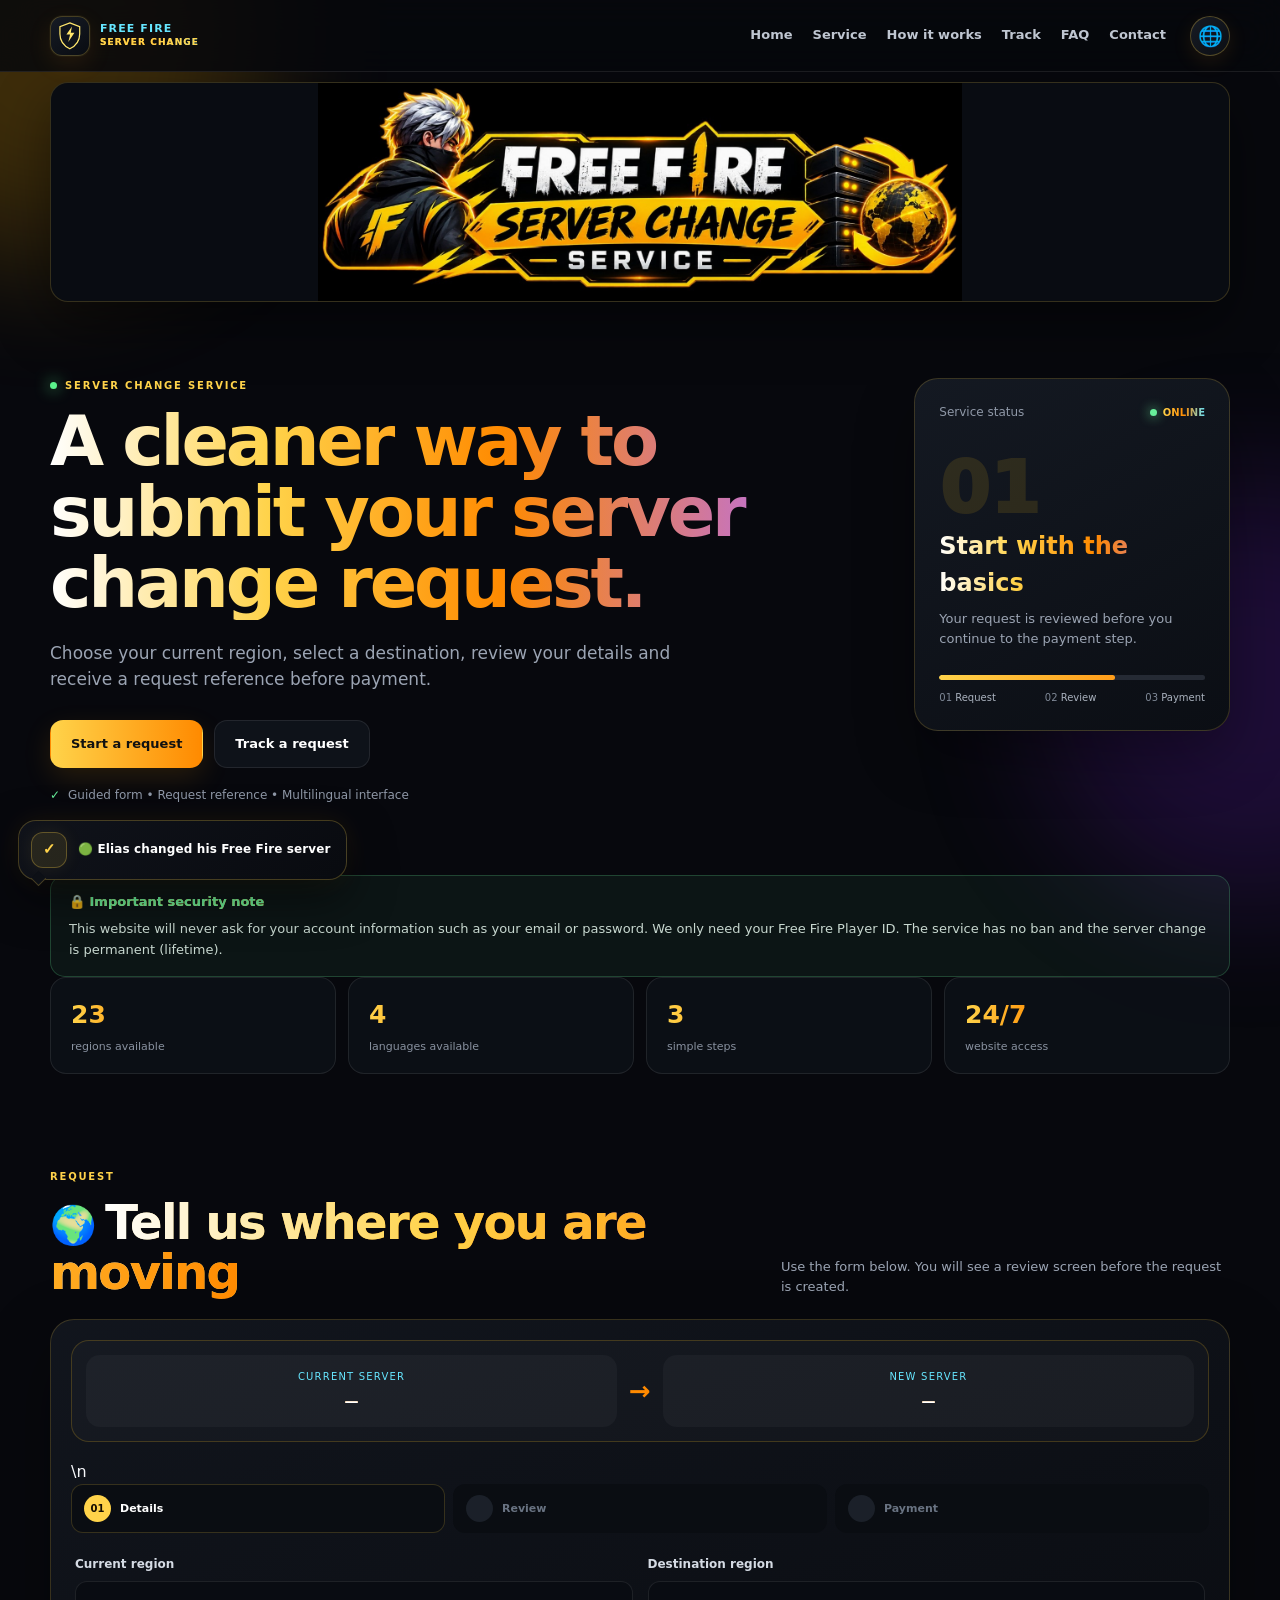
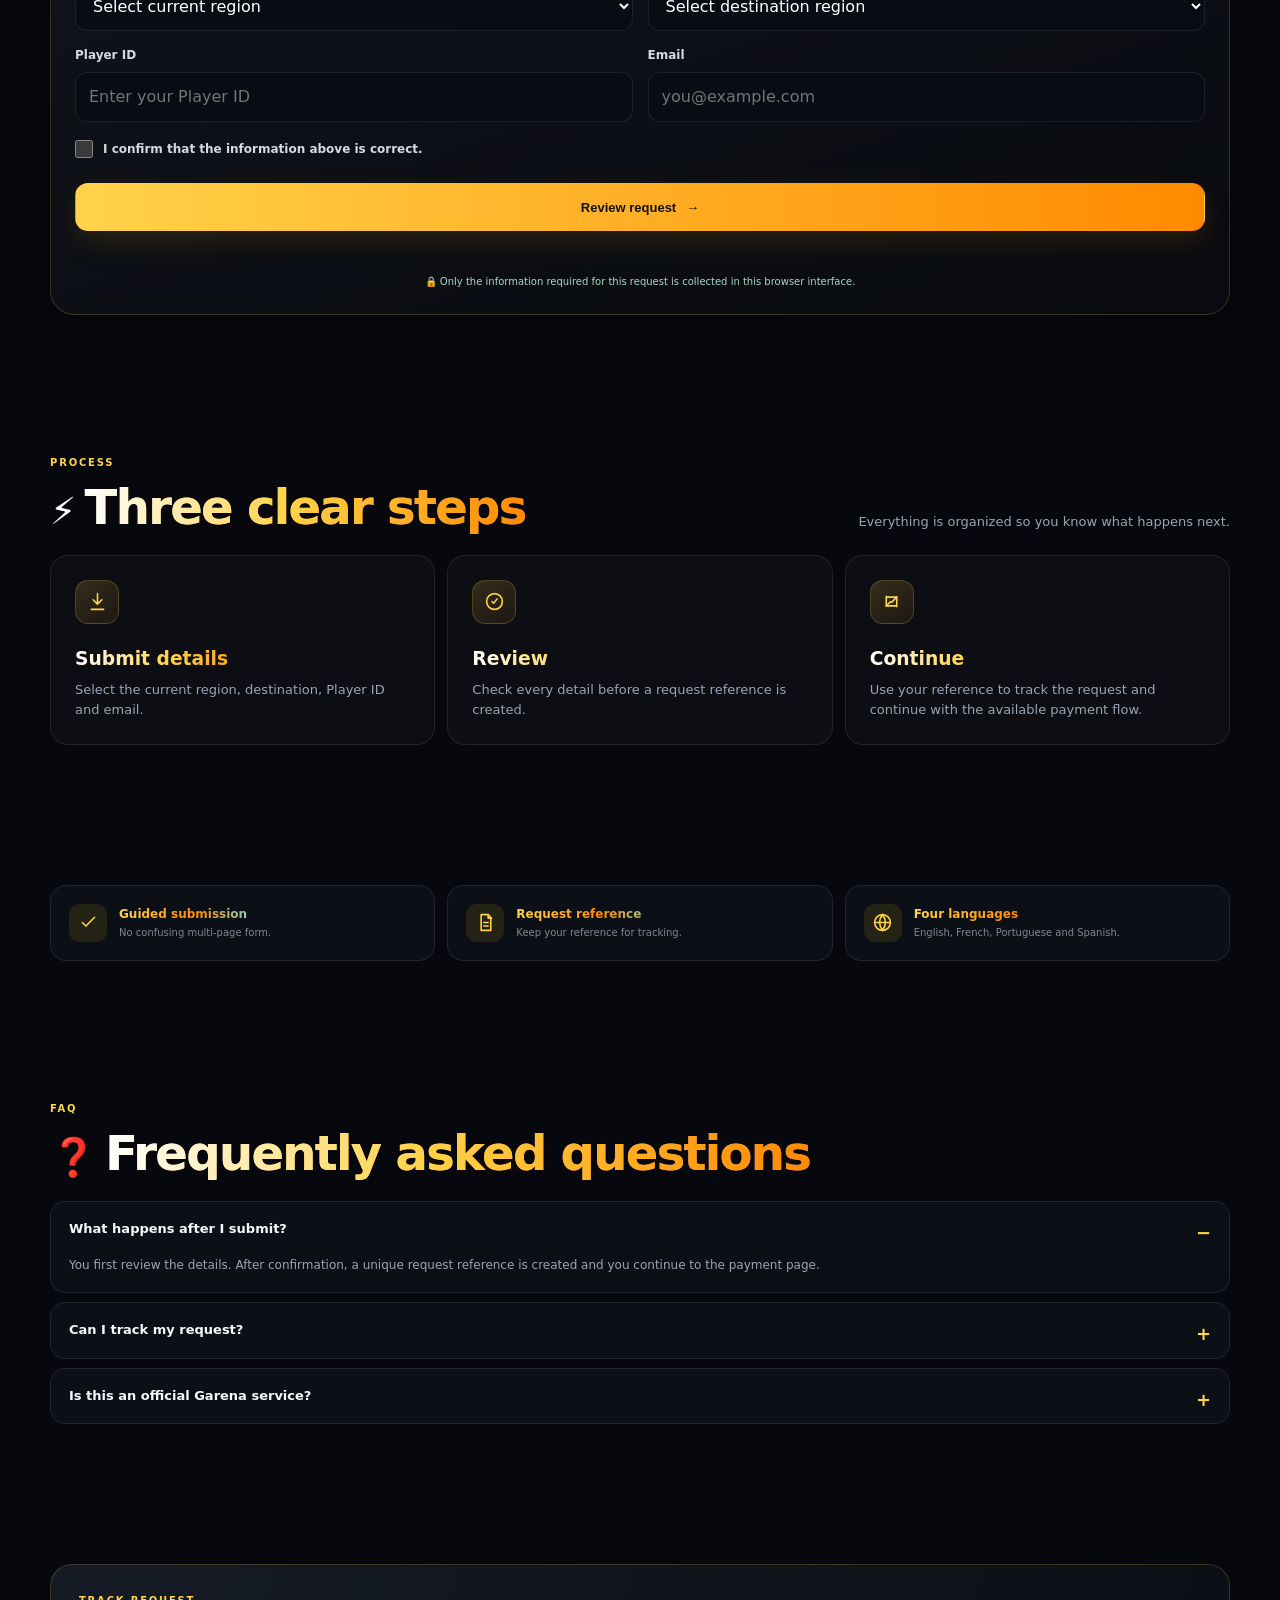
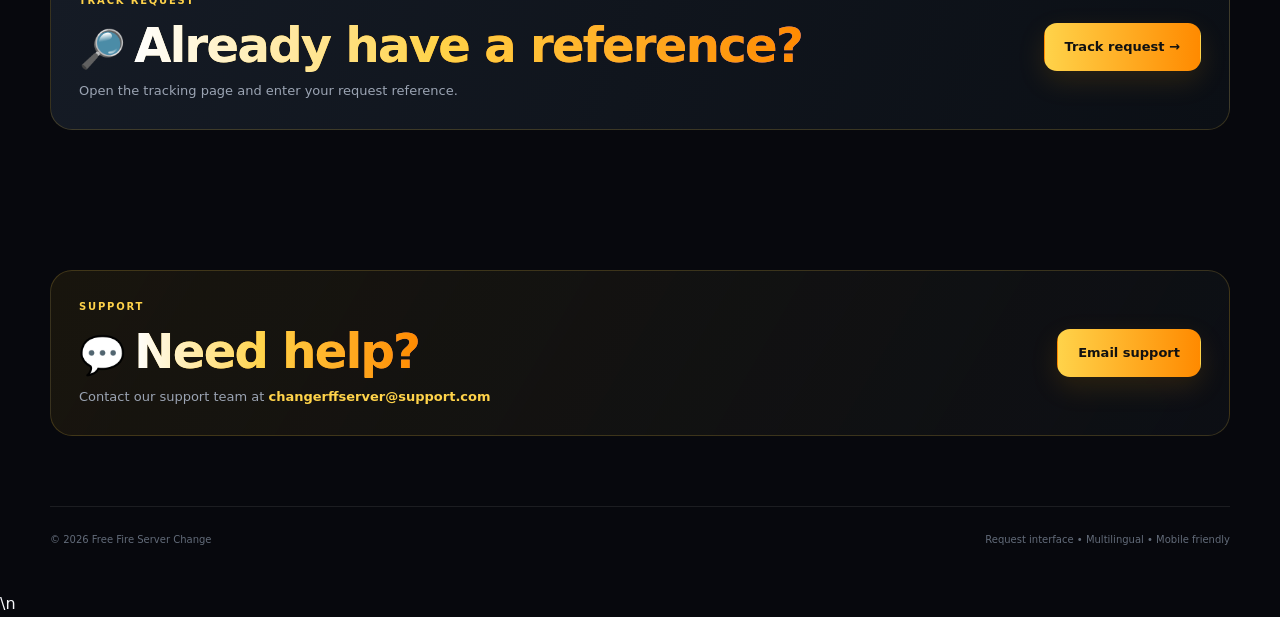
<file: index.html>
<!doctype html>
<html lang="en" dir="ltr">
<head>
<meta charset="utf-8">
<meta name="viewport" content="width=device-width,initial-scale=1,viewport-fit=cover">
<meta name="theme-color" content="#08090d">
<meta name="color-scheme" content="dark">
<meta name="description" content="A clean, multilingual interface for Free Fire server change requests.">
<title>Free Fire Server Change</title>
<link rel="stylesheet" href="style-v4.css?v=20260922-2">
<link rel="icon" type="image/jpeg" href="site-logo.jpg">
<style>.server-route-card{display:grid;grid-template-columns:1fr auto 1fr;align-items:center;gap:12px;margin:0 0 18px;padding:14px;border:1px solid rgba(255,194,26,.2);border-radius:18px;background:rgba(255,255,255,.025)}.server-box{padding:14px;border-radius:14px;background:rgba(255,255,255,.035);text-align:center;min-width:0}.server-label{display:block;font-size:10px;letter-spacing:.12em;color:#9aa5b1;margin-bottom:6px}.server-box strong{display:block;color:#fff;font-size:14px;overflow-wrap:anywhere}.server-arrow{font-size:26px;color:#ffc21a;font-weight:800}.server-route-card[dir="rtl"] .server-arrow{transform:scaleX(-1)}@media(max-width:560px){.server-route-card{gap:7px;padding:10px}.server-box{padding:11px 7px}.server-box strong{font-size:12px}.server-arrow{font-size:21px}}</style><style>.language-button{width:40px;height:40px;border:1px solid rgba(255,211,74,.28);border-radius:50%;background:linear-gradient(135deg,#171b24,#0b0e14);color:#ffd34a;display:grid;place-items:center;font-size:20px;cursor:pointer;box-shadow:0 6px 20px rgba(255,157,26,.10);padding:0}.language-button:hover{border-color:rgba(255,211,74,.55);box-shadow:0 8px 24px rgba(255,157,26,.16)}.language-select-hidden{position:absolute!important;width:1px!important;height:1px!important;opacity:0!important;pointer-events:none!important}.language-menu{position:absolute;right:0;top:48px;display:none;min-width:145px;padding:6px;border:1px solid rgba(255,211,74,.22);border-radius:14px;background:#10141c;box-shadow:0 14px 35px rgba(0,0,0,.45);z-index:100}.language-menu.open{display:block}.language-menu button{display:block;width:100%;padding:9px 10px;border:0;border-radius:9px;background:transparent;color:#dbe2ea;text-align:left;cursor:pointer}.language-menu button:hover{background:rgba(255,194,26,.1);color:#ffd34a}</style><style>.color-title{color:#fff}.color-title [data-i18n]{background:linear-gradient(90deg,#fff,#ffd34a 45%,#ff8a00);-webkit-background-clip:text;background-clip:text;color:transparent}.title-emoji{display:inline-block;margin-right:10px;font-size:.78em;filter:saturate(1.25);vertical-align:middle;animation:titleEmojiFloat 2.8s ease-in-out infinite}@keyframes titleEmojiFloat{0%,100%{transform:translateY(0) rotate(0deg)}50%{transform:translateY(-3px) rotate(-4deg)}}.hero h1 em{background:linear-gradient(90deg,#ffd34a,#ff8a00,#ff4d4d,#b36cff);-webkit-background-clip:text;background-clip:text;color:transparent;font-style:normal}.stat strong{background:linear-gradient(90deg,#ffd34a,#ff8a00,#67ef9a,#66b3ff);-webkit-background-clip:text;background-clip:text;color:transparent}.eyebrow{color:#ffd34a}.hero-note span:first-child,.status-pill i{color:#67ef9a}.btn.primary{background:linear-gradient(90deg,#ffd34a,#ff8a00);color:#111}.privacy-note{color:#a9d9c0}.security-home-note strong{color:#67ef9a}.server-label{color:#66b3ff}.server-arrow{color:#ff8a00!important}</style></head>
<body>
<div class="ambient ambient-a"></div><div class="ambient ambient-b"></div>
<header class="header" id="top">
  <a class="brand" href="#home" aria-label="Free Fire Server Change">
    <span class="brand-mark"><svg class="brand-svg" viewBox="0 0 48 48" aria-hidden="true"><defs><linearGradient id="lg" x1="8" y1="4" x2="40" y2="44"><stop stop-color="#FFE66B"/><stop offset=".5" stop-color="#FFC21A"/><stop offset="1" stop-color="#FF8A00"/></linearGradient></defs><path d="M24 3 40 9v12c0 10.5-6.4 19.3-16 24C14.4 40.3 8 31.5 8 21V9l16-6Z" fill="#10141B" stroke="url(#lg)" stroke-width="2"/><path d="m27.5 9-9 13h6l-3 12 10-15h-6l2-10Z" fill="url(#lg)"/></svg></span>
    <span class="brand-copy">FREE FIRE <b>SERVER CHANGE</b></span>
  </a>
  <nav id="nav" aria-label="Primary navigation">
    <a href="#home" data-i18n="home">Home</a>
    <a href="#service" data-i18n="service">Service</a>
    <a href="#how" data-i18n="how">How it works</a>
    <a href="track.html" data-i18n="trackNav">Track</a>
    <a href="#faq" data-i18n="faq">FAQ</a>
    <a href="#contact" data-i18n="contact">Contact</a>
  </nav>
  <div class="header-tools">
    <button id="languageButton" class="language-button" type="button" aria-label="Language" data-i18n-aria="languageLabel" aria-haspopup="true" aria-expanded="false"><span aria-hidden="true">🌐</span></button><select id="language" class="language-select-hidden" aria-hidden="true" tabindex="-1"><option value="en">English</option><option value="fr">Français</option><option value="pt">Português</option><option value="es">Español</option></select>
    <button class="menu" id="menu" aria-label="Open menu" aria-expanded="false">☰</button>
  </div>
</header>

<main id="home">
<section class="banner-wrap">
  <img class="site-banner" src="site-banner.jpg" alt="Free Fire Server Change">
</section>

<section class="hero wrap">
  <div class="hero-copy">
    <div class="eyebrow"><span class="pulse"></span><span data-i18n="eyebrow">SERVER CHANGE SERVICE</span></div>
    <h1 data-i18n="heroTitle">A cleaner way to submit your <em>server change</em> request.</h1>
    <p data-i18n="heroText">Choose your current region, select a destination, review your details and receive a request reference before payment.</p>
    <div class="actions">
      <a class="btn primary" href="#service" data-i18n="start">Start a request <span>→</span></a>
      <a class="btn ghost" href="track.html" data-i18n="trackCta">Track a request</a>
    </div>
    <div class="hero-note"><span>✓</span><span data-i18n="heroNote">Guided form • Request reference • Multilingual interface</span></div>
  </div>
  <aside class="hero-panel">
    <div class="panel-top"><span data-i18n="status">Service status</span><span class="status-pill"><i></i> <b>ONLINE</b></span></div>
    <div class="panel-number">01</div>
    <h3 data-i18n="panelTitle">Start with the basics</h3>
    <p data-i18n="panelText">Your request is reviewed before you continue to the payment step.</p>
    <div class="mini-progress"><span></span></div>
    <div class="mini-labels"><span>01 <small data-i18n="stepMini1">Request</small></span><span>02 <small data-i18n="stepMini2">Review</small></span><span>03 <small data-i18n="stepMini3">Payment</small></span></div>
  </aside>
</section>

<div class="security-home-note" style="margin:18px auto 0;max-width:1180px;padding:16px 18px;border:1px solid rgba(103,239,154,.22);border-radius:15px;background:rgba(103,239,154,.055);color:#c8d8d0;line-height:1.6;font-size:13px"><strong style="display:block;color:#67ef9a;margin-bottom:6px">🔒 <span data-i18n="securityTitle">Important security note</span></strong><span data-i18n="securityText">This website will never ask for your account information such as your email or password. We only need your Free Fire Player ID. The service has no ban and the server change is permanent (lifetime).</span></div>

<section class="stats wrap" aria-label="Service features">
  <div class="stat"><strong>23</strong><span data-i18n="regionsCount">regions available</span></div>
  <div class="stat"><strong>4</strong><span data-i18n="languages">languages available</span></div>
  <div class="stat"><strong>3</strong><span data-i18n="stepsCount">simple steps</span></div>
  <div class="stat"><strong>24/7</strong><span data-i18n="access">website access</span></div>
</section>

<section id="service" class="section wrap">
  <div class="section-head">
    <div><div class="eyebrow" data-i18n="serviceEyebrow">REQUEST</div><h2 class="color-title"><span class="title-emoji">🌍</span><span data-i18n="serviceTitle">Tell us where you're moving</span></h2></div>
    <p data-i18n="serviceText">Use the form below. You will see a review screen before the request is created.</p>
  </div>
  <div class="request-shell">
    <div class="server-route-card" aria-label="Server change preview"><div class="server-box"><span class="server-label" data-i18n="currentServerLabel">CURRENT SERVER</span><strong id="serverPreviewCurrent">—</strong></div><div class="server-arrow" aria-hidden="true">→</div><div class="server-box"><span class="server-label" data-i18n="newServerLabel">NEW SERVER</span><strong id="serverPreviewNew">—</strong></div></div>\n    <div class="stepper"><span class="active"><b>01</b><i data-i18n="stepLabel1">Details</i></span><span><b>02</b><i data-i18n="stepLabel2">Review</i></span><span><b>03</b><i data-i18n="stepLabel3">Payment</i></span></div>
    <form id="requestForm" class="request-card">
      <div class="grid">
        <label><span data-i18n="current">Current region</span><select id="current" required><option value="" selected disabled data-i18n="selectCurrent">Select current region</option></select></label>
        <label><span data-i18n="destination">Destination region</span><select id="destination" required><option value="" selected disabled data-i18n="selectDestination">Select destination region</option></select></label>
        <label><span data-i18n="player">Player ID</span><input id="player" inputmode="numeric" pattern="[0-9]{5,15}" minlength="5" maxlength="15" required placeholder="Enter your Player ID" data-i18n-placeholder="playerPlaceholder"></label>
        <label><span data-i18n="email">Email</span><input id="email" type="email" autocomplete="email" required placeholder="you@example.com" data-i18n-placeholder="emailPlaceholder"></label>
      </div>
      <label class="check"><input id="confirm" type="checkbox" required><span data-i18n="confirm">I confirm that the information above is correct.</span></label>
      <button class="btn primary full" type="submit"><span data-i18n="continue">Review request</span><span>→</span></button>
      <p id="message" class="message" role="alert"></p>
      <p class="privacy-note">🔒 <span data-i18n="privacy">Only the information required for this request is collected in this browser interface.</span></p>
    </form>

    <div id="reviewPanel" class="review-panel" hidden>
      <div class="review-head"><div><div class="eyebrow" data-i18n="reviewEyebrow">REVIEW</div><h3 data-i18n="reviewTitle">Check your request</h3></div><span class="review-step">02</span></div>
      <div class="review-grid">
        <div><small data-i18n="current">Current region</small><strong id="reviewCurrent"></strong></div>
        <div><small data-i18n="destination">Destination region</small><strong id="reviewDestination"></strong></div>
        <div><small data-i18n="player">Player ID</small><strong id="reviewPlayer"></strong></div>
        <div><small data-i18n="email">Email</small><strong id="reviewEmail"></strong></div>
      </div>
      <div class="review-actions"><button id="editRequest" class="btn ghost" type="button" data-i18n="editRequest">Edit</button><button id="confirmRequest" class="btn primary" type="button" data-i18n="continuePayment">Continue to payment →</button></div>
    </div>
  </div>
</section>

<section id="how" class="section wrap">
  <div class="section-head"><div><div class="eyebrow" data-i18n="processEyebrow">PROCESS</div><h2 class="color-title"><span class="title-emoji">⚡</span><span data-i18n="howTitle">Three clear steps</span></h2></div><p data-i18n="processText">Everything is organized so you know what happens next.</p></div>
  <div class="steps">
    <article><div class="step-icon"><svg viewBox="0 0 24 24" aria-hidden="true"><path d="M12 3v12m0 0 5-5m-5 5-5-5M5 21h14"/></svg></div><h3 data-i18n="step1t">Submit details</h3><p data-i18n="step1">Select the current region, destination, Player ID and email.</p></article>
    <article><div class="step-icon"><svg viewBox="0 0 24 24" aria-hidden="true"><path d="m9 12 2 2 4-5"/><circle cx="12" cy="12" r="9"/></svg></div><h3 data-i18n="step2t">Review</h3><p data-i18n="step2">Check every detail before a request reference is created.</p></article>
    <article><div class="step-icon"><svg viewBox="0 0 24 24" aria-hidden="true"><path d="M7 7h11v11"/><path d="m18 7-6 6"/><path d="M17 17H6V6"/><path d="m6 17 5-5"/></svg></div><h3 data-i18n="step3t">Continue</h3><p data-i18n="step3">Use your reference to track the request and continue with the available payment flow.</p></article>
  </div>
</section>

<section class="section wrap trust-strip">
  <div><span class="trust-icon"><svg viewBox="0 0 24 24" aria-hidden="true"><path d="m5 12 4 4L19 6"/></svg></span><div><strong data-i18n="trust1t">Guided submission</strong><small data-i18n="trust1">No confusing multi-page form.</small></div></div>
  <div><span class="trust-icon"><svg viewBox="0 0 24 24" aria-hidden="true"><path d="M7 3h8l3 3v15H7z"/><path d="M15 3v4h4M10 12h5M10 16h5"/></svg></span><div><strong data-i18n="trust2t">Request reference</strong><small data-i18n="trust2">Keep your reference for tracking.</small></div></div>
  <div><span class="trust-icon"><svg viewBox="0 0 24 24" aria-hidden="true"><circle cx="12" cy="12" r="9"/><path d="M3 12h18M12 3a14 14 0 0 1 0 18M12 3a14 14 0 0 0 0 18"/></svg></span><div><strong data-i18n="trust3t">Five languages</strong><small data-i18n="trust3">English, French, Portuguese and Spanish.</small></div></div>
</section>

<section id="faq" class="section wrap">
  <div class="section-head"><div><div class="eyebrow">FAQ</div><h2 class="color-title"><span class="title-emoji">❓</span><span data-i18n="faqTitle">Frequently asked questions</span></h2></div></div>
  <div class="faq">
    <details open><summary data-i18n="faq1q">What happens after I submit?</summary><p data-i18n="faq1a">You first review the details. After confirmation, a unique request reference is created and you continue to the payment page.</p></details>
    <details><summary data-i18n="faq2q">Can I track my request?</summary><p data-i18n="faq2a">Yes. Keep your request reference and use the Track page. This front-end version stores requests in the current browser.</p></details>
    <details><summary data-i18n="faq3q">Is this an official Garena service?</summary><p data-i18n="faq3a">No official affiliation with Garena is claimed by this website. Service availability depends on the actual authorized service behind the request.</p></details>
  </div>
</section>

<section id="track" class="section wrap track-section">
  <div class="track-cta"><div><div class="eyebrow" data-i18n="trackEyebrow">TRACK REQUEST</div><h2 class="color-title"><span class="title-emoji">🔎</span><span data-i18n="trackTitle">Already have a reference?</span></h2><p data-i18n="trackText">Open the tracking page and enter your request reference.</p></div><a class="btn primary" href="track.html" data-i18n="trackButton">Track request →</a></div>
</section>

<section id="contact" class="section wrap">
  <div class="contact"><div><div class="eyebrow" data-i18n="contactEyebrow">SUPPORT</div><h2 class="color-title"><span class="title-emoji">💬</span><span data-i18n="contactTitle">Need help?</span></h2><p><span data-i18n="contactText">Contact our support team at</span> <a href="mailto:changerffserver@support.com">changerffserver@support.com</a></p></div><a class="btn primary" href="mailto:changerffserver@support.com?subject=Free%20Fire%20Server%20Change%20Support" data-i18n="emailSupport">✉ Email support</a></div>
</section>
</main>
<footer><span>© <span id="year"></span> Free Fire Server Change</span><span data-i18n="footer">Request interface • Multilingual • Mobile friendly</span></footer>
<script src="app-v3.js?v=20260922-2"></script>\n<script src="activity.js?v=20260922-2"></script>
</body>
</html>
</file>
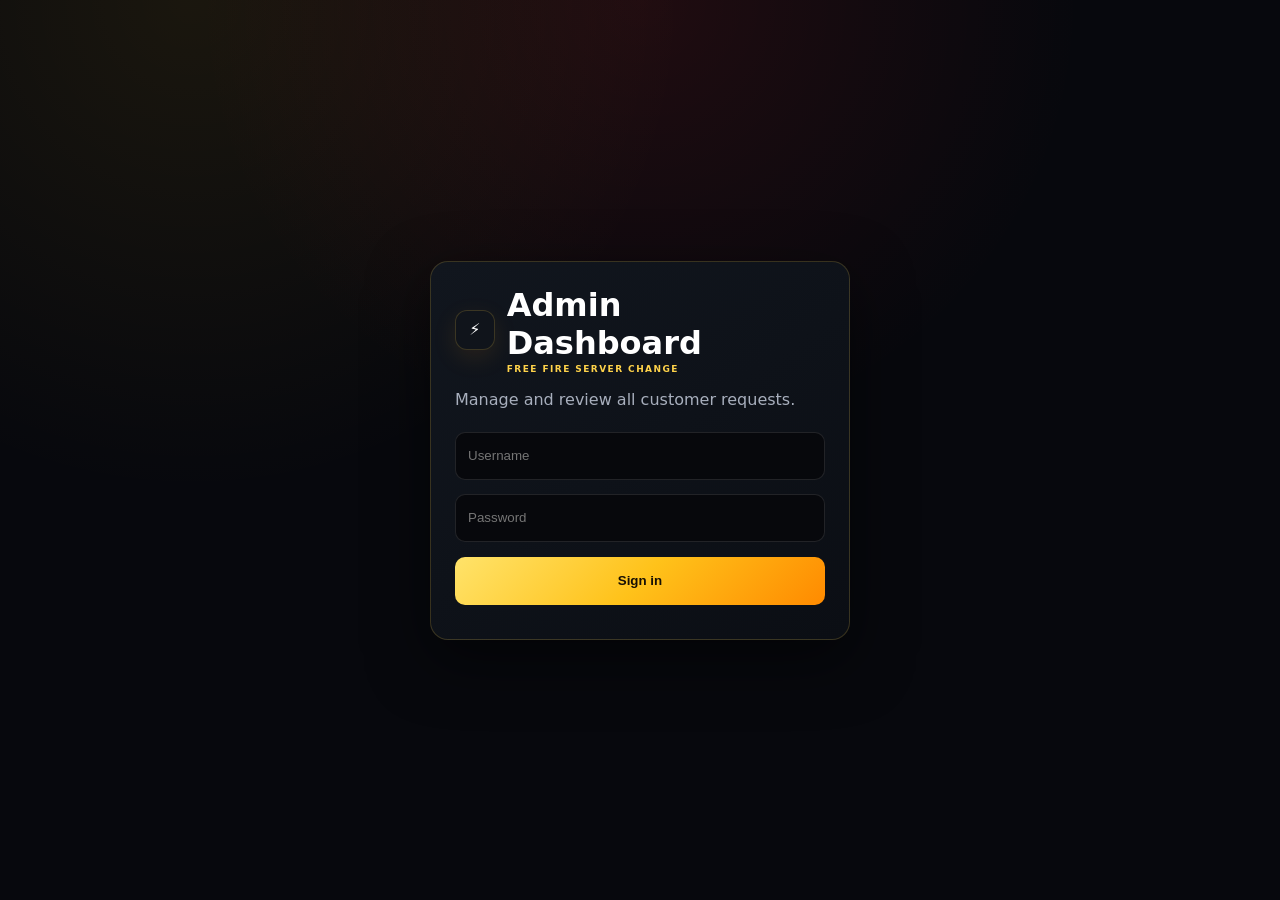
<file: admin.html>
<!doctype html>
<html lang="en"><head><meta charset="utf-8"><meta name="theme-color" content="#07080c"><meta name="viewport" content="width=device-width,initial-scale=1"><title>Admin — Free Fire Server Change</title><link rel="stylesheet" href="admin-v2.css"><link rel="icon" href="site-logo.jpg"></head>
<body><main class="login" id="login"><div class="box"><div class="admin-logo"><span class="brand-mark">⚡</span><div><h1>Admin Dashboard</h1><p class="admin-sub">FREE FIRE SERVER CHANGE</p></div></div><p>Manage and review all customer requests.</p><input id="user" placeholder="Username" autocomplete="username"><input id="pass" type="password" placeholder="Password" autocomplete="current-password"><button id="loginBtn">Sign in</button><small id="err"></small></div></main>
<main class="dash hidden" id="dash"><header><div><b>FREE FIRE SERVER CHANGE</b><span>Admin Dashboard</span></div><div><a href="index.html">Open website</a><button id="refresh">Refresh</button><button id="logout">Log out</button></div></header>
<section class="cards"><div><b id="count">0</b><span>Total requests</span></div><div><b id="pending">0</b><span>Pending review</span></div><div><b id="paid">0</b><span>Payment selected</span></div></section>
<section class="panel"><div class="panel-head"><h2>All requests</h2><div><select id="filter"><option value="all">All</option><option value="Pending">Pending</option><option value="Approved">Approved</option><option value="Completed">Completed</option><option value="Rejected">Rejected</option></select><button id="clear">Clear all</button></div></div><div id="requests"></div></section></main>
<script src="admin.js"></script></body></html>
</file>
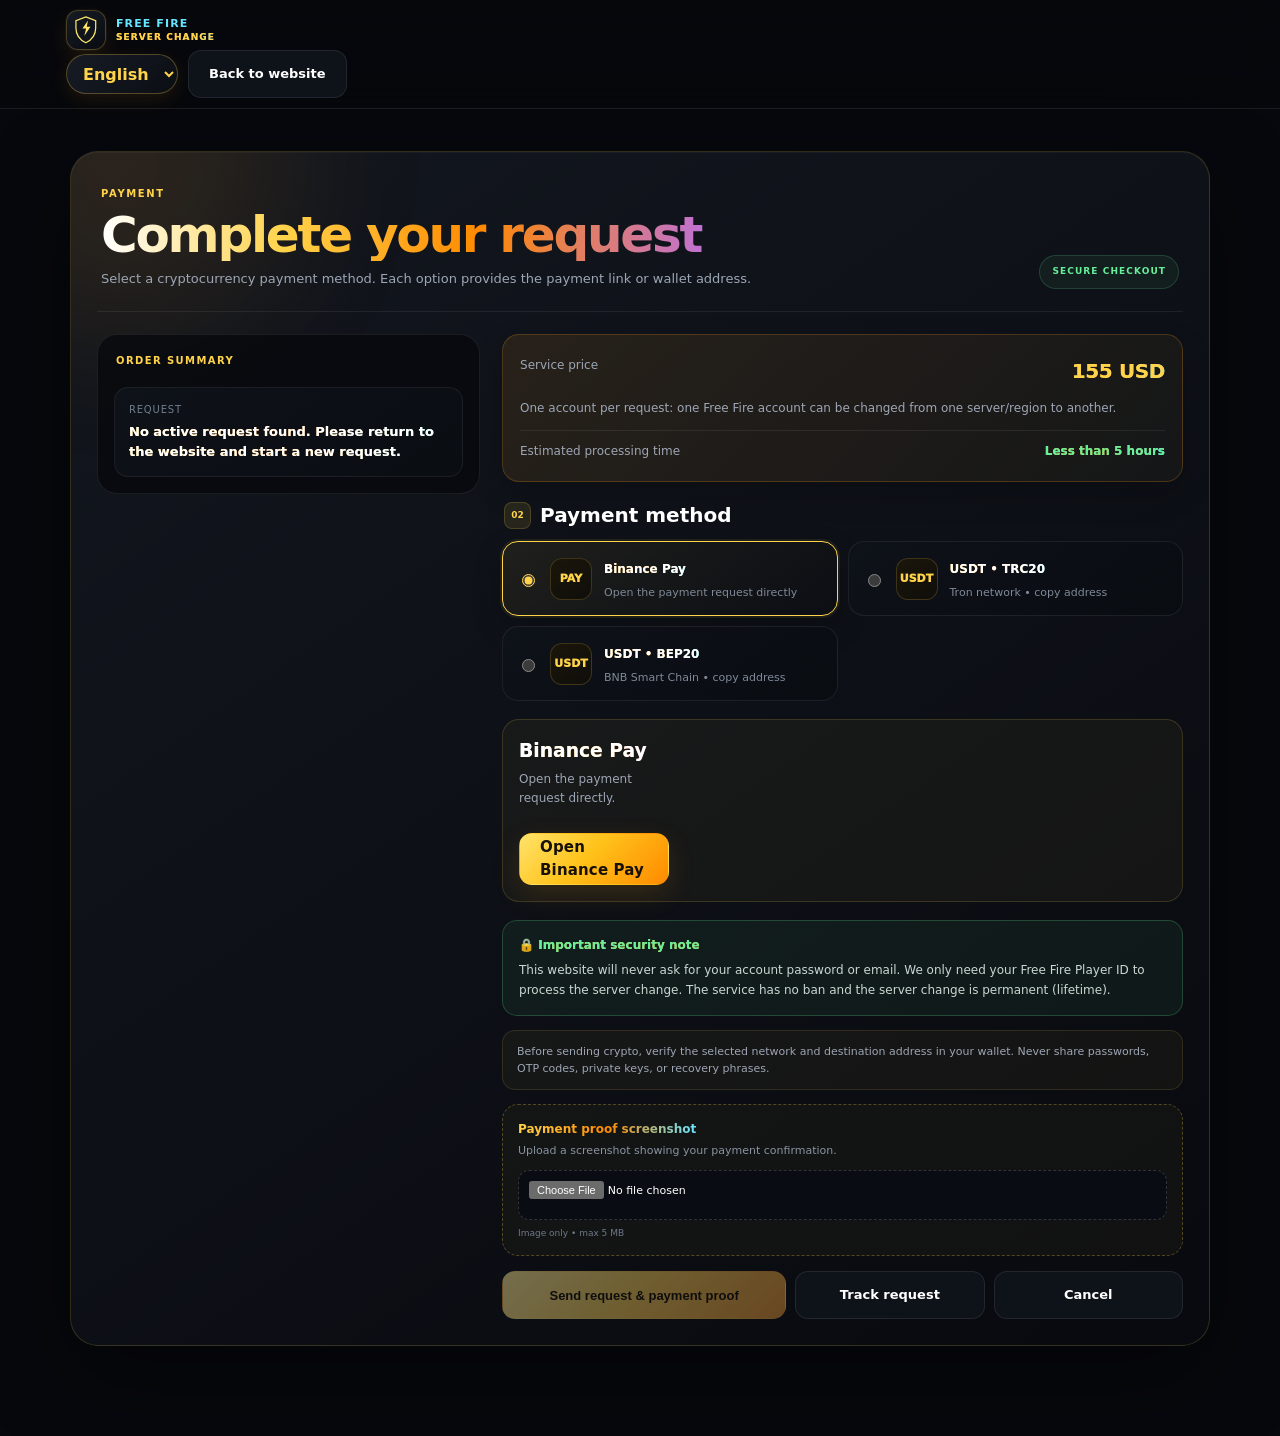
<file: payment.html>
<!doctype html>
<html lang="en">
<head>
<meta charset="utf-8"><meta name="theme-color" content="#07080c">
  <meta name="color-scheme" content="dark">
  <meta name="viewport" content="width=device-width,initial-scale=1">
<title>Payment — Changer Server Free Fire</title>
<link rel="stylesheet" href="style-v4.css">
<style>
.payment-wrap{max-width:1180px;margin:0 auto;padding:42px 20px 90px}
.payment-card{position:relative;display:grid;grid-template-columns:minmax(270px,.72fr) minmax(0,1.28fr);grid-template-areas:"head head" "summary form";gap:22px;background:linear-gradient(145deg,rgba(19,23,31,.98),rgba(8,10,15,.98));border:1px solid rgba(255,211,74,.16);border-radius:28px;padding:26px;box-shadow:0 30px 90px rgba(0,0,0,.42),inset 0 1px 0 rgba(255,255,255,.035);overflow:hidden}
.payment-card:before{content:"";position:absolute;inset:-160px auto auto -120px;width:340px;height:340px;background:rgba(255,157,26,.10);filter:blur(70px);border-radius:50%;pointer-events:none}
.payment-head{grid-area:head;position:relative;display:flex;align-items:flex-end;justify-content:space-between;gap:20px;padding:8px 4px 22px;border-bottom:1px solid rgba(255,255,255,.07)}
.payment-head .eyebrow{color:#ffd34a;font-weight:900;letter-spacing:.16em;margin-bottom:8px}
.payment-head h1{margin:0 0 8px;font-size:clamp(30px,4.5vw,50px);line-height:1.03;letter-spacing:-.045em}
.payment-head p{max-width:680px;color:#9da6b5;margin:0;font-size:13px}
.payment-head:after{content:"SECURE CHECKOUT";flex:none;padding:9px 12px;border:1px solid rgba(103,239,154,.18);border-radius:999px;background:rgba(103,239,154,.06);color:#67ef9a;font-size:9px;font-weight:900;letter-spacing:.12em}
.summary{grid-area:summary;display:grid;grid-template-columns:1fr;align-content:start;gap:10px;margin:0;padding:16px;border:1px solid rgba(255,255,255,.075);border-radius:20px;background:rgba(6,8,12,.72);position:sticky;top:92px;height:max-content}
.summary:before{content:"ORDER SUMMARY";color:#ffd34a;font-size:10px;font-weight:900;letter-spacing:.14em;padding:2px 2px 8px}
.summary div{padding:14px;border:1px solid rgba(255,255,255,.065);border-radius:14px;background:linear-gradient(145deg,#0e1219,#0a0d12);min-width:0}
.summary small{display:block;color:#737e8d;margin-bottom:5px;font-size:10px;text-transform:uppercase;letter-spacing:.08em}
.summary strong{color:#fff;display:block;font-size:13px;overflow-wrap:anywhere}
#paymentForm{grid-area:form;min-width:0}
.payment-summary-notice{margin:0 0 18px;padding:15px 17px;border:1px solid rgba(255,157,26,.22);border-radius:17px;background:linear-gradient(135deg,rgba(255,157,26,.10),rgba(255,211,74,.035));box-shadow:0 12px 30px rgba(0,0,0,.18)}
.price-line,.time-line{display:flex;justify-content:space-between;gap:14px;align-items:flex-start;padding:6px 0;color:#9da6b5;font-size:12px}
.price-line strong,.time-line strong{color:#fff;white-space:nowrap}.price-line:first-child strong{color:#ffd34a;font-size:20px;letter-spacing:-.02em}.time-line{border-top:1px solid rgba(255,255,255,.07);margin-top:6px;padding-top:11px}.time-line strong{color:#67ef9a}
fieldset legend{display:flex;align-items:center;gap:9px;margin-bottom:10px}
fieldset legend:before{content:"02";display:grid;place-items:center;width:25px;height:25px;border-radius:8px;background:rgba(255,211,74,.10);border:1px solid rgba(255,211,74,.18);color:#ffd34a;font-size:9px}
.methods{display:grid;grid-template-columns:repeat(2,minmax(0,1fr));gap:10px;margin:0 0 18px}
.method{position:relative;display:flex;align-items:center;gap:12px;padding:14px;border:1px solid rgba(255,255,255,.075);border-radius:16px;background:linear-gradient(145deg,#0e1219,#090c11);cursor:pointer;transition:.2s;min-width:0}
.method:hover{transform:translateY(-2px);border-color:rgba(255,211,74,.24);box-shadow:0 10px 25px rgba(0,0,0,.2)}
.method:has(input:checked){border-color:#ffd34a;box-shadow:0 0 0 2px rgba(255,211,74,.08),0 12px 30px rgba(0,0,0,.22);background:linear-gradient(145deg,rgba(255,211,74,.07),#0b0e14)}
.method input{width:auto;height:auto;accent-color:#ffd34a;flex:none}
.coin-icon{width:42px;height:42px;border-radius:12px;display:grid;place-items:center;background:linear-gradient(145deg,#1b160b,#0f0e0b);border:1px solid rgba(255,211,74,.18);color:#ffd34a;font-size:11px;font-weight:950;flex:0 0 42px}
.method b{color:#fff;font-size:12px}.method span{display:block;color:#7f8998;font-size:11px;margin-top:3px}
.payment-details{display:none;margin:0 0 18px;padding:16px;border:1px solid rgba(255,255,255,.075);border-radius:18px;background:#080b10}.payment-details.show{display:block}
.network-title{color:#fff;font-size:15px;font-weight:900;margin:0 0 12px}.wallet-grid{display:grid;grid-template-columns:repeat(3,minmax(0,1fr));gap:10px}
.wallet{border:1px solid rgba(255,255,255,.07);border-radius:15px;padding:12px;background:#0c1016}.wallet h3{margin:0 0 6px;color:#ffd34a;font-size:14px}.wallet .network{color:#7f8998;font-size:10px;margin-bottom:9px}
.qr-box{display:grid;place-items:center;background:#fff;border-radius:12px;padding:9px;margin-bottom:10px}.qr-box img{display:block;width:min(100%,150px);aspect-ratio:1/1}
.address{font-size:10px;line-height:1.5;color:#e9edf3;word-break:break-all;min-height:46px}.copy-btn{margin-top:8px;width:100%;padding:9px;border:1px solid rgba(255,211,74,.18);border-radius:9px;background:#17130b;color:#ffd34a;font-size:11px;font-weight:900;cursor:pointer}
.binance-box{display:none;margin:0 0 18px;padding:16px;border:1px solid rgba(255,211,74,.16);border-radius:17px;background:rgba(255,211,74,.045)}.binance-box.show{display:grid;grid-template-columns:150px 1fr;gap:16px;align-items:center}.binance-qr{background:#fff;border-radius:12px;padding:9px}.binance-qr img{display:block;width:100%;height:auto}.binance-box h3{margin:0 0 5px;color:#fff}.binance-box p{margin:0 0 12px;color:#9da6b5;font-size:12px}.binance-box a{display:inline-flex}
.support-box{margin:0 0 14px;padding:14px 16px;border-radius:15px;background:rgba(255,255,255,.025);border:1px solid rgba(255,255,255,.07);color:#aeb6c2;line-height:1.5;font-size:11px}.support-box strong{display:block;color:#fff;margin-bottom:4px;font-size:12px}.support-box a{color:#ffd34a;font-weight:900;overflow-wrap:anywhere}
.payment-note{padding:12px 14px;border-radius:13px;background:rgba(255,211,74,.045);border:1px solid rgba(255,211,74,.12);color:#9da6b5;line-height:1.55;font-size:11px}
.proof-box{margin-top:14px;padding:15px;border:1px dashed rgba(255,211,74,.28);border-radius:16px;background:rgba(255,211,74,.035)}.proof-box label{display:block;color:#fff;font-weight:900;font-size:12px}.proof-box label span{display:block;color:#8993a2;font-weight:400;margin-top:4px;font-size:11px}.proof-box input{display:block;width:100%;margin-top:10px;padding:10px;border:1px dashed rgba(255,255,255,.16);border-radius:11px;background:#090c12;color:#fff;font-size:11px}.proof-box small{display:block;color:#6f7988;margin-top:7px;font-size:9px}
.payment-actions{display:grid;grid-template-columns:1.5fr 1fr 1fr;gap:9px;margin-top:15px}.payment-actions .btn{min-height:48px}.payment-result{display:none;margin-top:14px;padding:13px;border-radius:13px;background:rgba(99,230,162,.07);border:1px solid rgba(99,230,162,.18);color:#b8f0d0;font-size:12px}.payment-result.show{display:block}
@media(max-width:900px){.payment-card{grid-template-columns:1fr;grid-template-areas:"head" "summary" "form"}.summary{position:static}.summary{grid-template-columns:repeat(2,minmax(0,1fr))}.summary:before{grid-column:1/-1}.payment-head{align-items:flex-start;flex-direction:column}.payment-head:after{align-self:flex-start}.wallet-grid{grid-template-columns:repeat(3,minmax(0,1fr))}}
@media(max-width:650px){.payment-wrap{padding:25px 12px 65px}.payment-card{padding:17px;border-radius:22px;gap:15px}.payment-head{padding:4px 2px 16px}.payment-head h1{font-size:32px}.payment-head:after{font-size:8px}.summary{grid-template-columns:1fr;padding:12px}.summary:before{grid-column:auto}.methods,.wallet-grid{grid-template-columns:1fr}.binance-box.show{grid-template-columns:1fr}.binance-qr{max-width:180px;margin:auto}.payment-actions{grid-template-columns:1fr}.payment-actions .btn{width:100%}.price-line,.time-line{flex-direction:column;gap:3px}.price-line strong,.time-line strong{white-space:normal}.proof-box input{font-size:10px}}
[dir=rtl] .payment-head{direction:rtl}[dir=rtl] .summary,[dir=rtl] #paymentForm{text-align:right}[dir=rtl] .payment-head:after{align-self:flex-start}
<style>
.proof-preview{margin-top:12px;padding:11px;border:1px solid rgba(255,211,74,.16);border-radius:14px;background:#080b10}.proof-preview-head{display:flex;justify-content:space-between;align-items:center;gap:10px;color:#ffd34a;font-size:10px;font-weight:900;text-transform:uppercase;letter-spacing:.08em}.proof-remove{border:1px solid rgba(255,255,255,.1);background:#12161e;color:#e8edf4;border-radius:9px;padding:8px 10px;font-size:10px;font-weight:800;cursor:pointer}.proof-remove:hover{border-color:rgba(255,211,74,.3);color:#ffd34a}.proof-image-wrap{margin-top:10px;display:grid;place-items:center;min-height:120px;max-height:300px;overflow:hidden;border-radius:11px;background:#05070a;border:1px solid rgba(255,255,255,.07)}.proof-image-wrap img{display:block;max-width:100%;max-height:290px;width:auto;height:auto;object-fit:contain}.proof-file{margin-top:7px;color:#788392;font-size:10px;overflow-wrap:anywhere}.proof-error{display:none;margin-top:9px;padding:9px 11px;border-radius:10px;background:rgba(255,75,53,.08);border:1px solid rgba(255,75,53,.2);color:#ff9d91;font-size:11px;line-height:1.45}.proof-error.show{display:block}.proof-box.invalid{border-color:rgba(255,75,53,.45);box-shadow:0 0 0 2px rgba(255,75,53,.05)}@media(max-width:600px){.proof-preview-head{align-items:flex-start;flex-direction:column}.proof-remove{width:100%}.proof-image-wrap{max-height:250px}.proof-image-wrap img{max-height:240px}}
</style></style>
<link rel="icon" type="image/jpeg" href="site-logo.jpg"><style>
#submitPayment:disabled,#submitPayment.disabled{opacity:.45;cursor:not-allowed;filter:grayscale(.35);transform:none;box-shadow:none}
#submitPayment:not(:disabled){opacity:1;cursor:pointer}
</style><style>
.wallet-grid .wallet{display:none}
.wallet-grid .wallet.show{display:block}
</style><style>
#details{display:none!important}
.wallet-grid{display:none!important}
</style><style>.binance-pay-btn{display:flex;align-items:center;justify-content:center;width:100%;min-height:52px;font-size:15px;font-weight:900;letter-spacing:.01em;text-decoration:none;margin-top:14px}.binance-pay-btn:hover{transform:translateY(-1px)}</style></head>
<body>
<header class="header"><div class="wrap nav"><a class="brand" href="index.html"><span class="brand-mark"><svg class="brand-svg" viewBox="0 0 48 48" aria-hidden="true"><defs><linearGradient id="lg" x1="8" y1="4" x2="40" y2="44"><stop stop-color="#FFE66B"/><stop offset=".5" stop-color="#FFC21A"/><stop offset="1" stop-color="#FF8A00"/></linearGradient></defs><path d="M24 3 40 9v12c0 10.5-6.4 19.3-16 24C14.4 40.3 8 31.5 8 21V9l16-6Z" fill="#10141B" stroke="url(#lg)" stroke-width="2"/><path d="m27.5 9-9 13h6l-3 12 10-15h-6l2-10Z" fill="url(#lg)"/></svg></span><span class="brand-copy">FREE FIRE <b>SERVER CHANGE</b></span></a><div style="display:flex;align-items:center;gap:10px"><select id="language" aria-label="Language"><option value="en">English (Official)</option><option value="fr">Français</option><option value="pt">Português</option><option value="es">Español</option></select><a class="btn ghost" href="index.html" data-i18n="back">Back to website</a></div></div></header>
<main class="payment-wrap"><section class="payment-card">
<div class="payment-head"><div><div class="eyebrow" data-i18n="payment">PAYMENT</div><h1 data-i18n="complete">Complete your request</h1><p data-i18n="intro">Select a cryptocurrency payment method. Each option provides the payment link or wallet address.</p></div></div>
<div class="summary" id="summary"></div>
<form id="paymentForm">
<div class="payment-summary-notice" role="note">
  <div class="price-line"><span data-i18n="priceTitle">Service price</span><strong>155 USD</strong></div>
  <div class="price-line"><span data-i18n="oneAccount">One account per request: one Free Fire account can be changed from one server/region to another.</span></div>
  <div class="time-line"><span data-i18n="timeTitle">Estimated processing time</span><strong data-i18n="timeValue">Less than 5 hours</strong></div>
</div>
<fieldset style="border:0;padding:0;margin:0"><legend style="color:#fff;font-size:20px;font-weight:800" data-i18n="method">Payment method</legend>
<div class="methods">
<label class="method"><input type="radio" name="method" value="Binance Pay" required checked><div class="coin-icon">PAY</div><div><b>Binance Pay</b><span data-i18n="binanceHint">Open the payment request directly</span></div></label>
<label class="method"><input type="radio" name="method" value="USDT TRC20" required><div class="coin-icon">USDT</div><div><b>USDT • TRC20</b><span data-i18n="trc20Hint">Tron network • copy address</span></div></label>
<label class="method"><input type="radio" name="method" value="USDT BEP20" required><div class="coin-icon">USDT</div><div><b>USDT • BEP20</b><span data-i18n="bep20Hint">BNB Smart Chain • copy address</span></div></label>
</div></fieldset>

<div id="binanceBox" class="binance-box show">
<div><h3 data-i18n="binancePay">Binance Pay</h3><p data-i18n="binanceText">Open the payment request directly.</p><a class="btn primary binance-pay-btn" target="_blank" rel="noopener noreferrer" href="https://app.binance.com/uni-qr/request-to-pay?billOrderId=455593971150135296&billType=request_a_payment" data-i18n="openBinance">💳 Pay with Binance Pay</a></div>
</div>

</div>

<div id="trc20Box" class="binance-box">
<div><h3>USDT • TRC20</h3><p data-i18n="trc20Text">Send USDT only on the Tron (TRC20) network.</p><div class="address" style="font-size:12px;margin:10px 0">TLh1hVkKN1Jrrn2oXWuZpCqk8wmZ7Ji5Ly</div><button type="button" class="copy-btn" data-copy="TLh1hVkKN1Jrrn2oXWuZpCqk8wmZ7Ji5Ly" data-i18n="copy">Copy address</button></div>
</div>

<div id="bep20Box" class="binance-box">
<div><h3>USDT • BEP20</h3><p data-i18n="bep20Text">Send USDT only on the BNB Smart Chain (BEP20) network.</p><div class="address" style="font-size:12px;margin:10px 0">0x3cff003f38e228c3348ac34c6358daa2e1cc6eb3</div><button type="button" class="copy-btn" data-copy="0x3cff003f38e228c3348ac34c6358daa2e1cc6eb3" data-i18n="copy">Copy address</button></div>
</div>

<div class="payment-security-note" style="margin:0 0 14px;padding:15px 16px;border:1px solid rgba(103,239,154,.22);border-radius:15px;background:rgba(103,239,154,.055);color:#c8d8d0;line-height:1.6;font-size:12px"><strong style="display:block;color:#67ef9a;margin-bottom:6px">🔒 <span data-i18n="securityTitle">Important security note</span></strong><span data-i18n="securityText">This website will never ask for your account password or email. We only need your Free Fire Player ID to process the server change. The service has no ban and the server change is permanent (lifetime).</span></div>
<div class="payment-note" data-i18n="note">Before sending crypto, verify the selected network and destination address in your wallet. Never share passwords, OTP codes, private keys, or recovery phrases.</div>
<div class="proof-box" id="proofBox">
<label for="paymentProof"><strong data-i18n="proofTitle">Payment proof screenshot</strong><span data-i18n="proofText">Upload a screenshot showing your payment confirmation.</span></label>
<input id="paymentProof" type="file" accept="image/*" required>
<div class="proof-preview" id="proofPreview" hidden>
  <div class="proof-preview-head"><span data-i18n="previewTitle">Preview</span><button type="button" class="proof-remove" id="proofRemove" data-i18n="removeProof">Remove & choose another</button></div>
  <div class="proof-image-wrap"><img id="proofImage" alt="Payment proof preview"></div>
  <div class="proof-file" id="proofFile"></div>
</div>
<div class="proof-error" id="proofError" role="alert" aria-live="polite"></div>
<small data-i18n="proofHint">Image only • max 5 MB</small>
</div><div class="payment-actions"><button id="submitPayment" class="btn primary" type="submit" data-i18n="sendRequest" disabled>Send request & payment proof</button><a class="btn ghost" href="track.html" data-i18n="trackRequest">Track request</a><a class="btn ghost" href="index.html" data-i18n="cancel">Cancel</a></div>
<div id="result" class="payment-result"></div>
</form>
</section></main>
<script>
const PT={en:{back:'Back to website',payment:'PAYMENT',complete:'Complete your request',intro:'Select a cryptocurrency payment method. Each option provides the payment link or wallet address.',method:'Payment method',tron:'Tron network',bsc:'BNB Smart Chain network',eth:'Ethereum network',binanceHint:'Open the payment request directly',bep20Hint:'BNB Smart Chain • copy address',bep20Text:'Send USDT only on the BNB Smart Chain (BEP20) network.',trc20Hint:'Tron network • copy address',trc20Text:'Send USDT only on the Tron (TRC20) network.',usdtDetails:'USDT payment details',usdtTron:'USDT • Tron',usdtBsc:'USDT • BNB Smart Chain',usdtEth:'USDT • Ethereum',copy:'Copy address',binancePay:'Binance Pay',binanceText:'Open the payment request directly.',openBinance:'Open Binance Pay',note:'Before sending crypto, verify the selected network and destination address in your wallet. Never share passwords, OTP codes, private keys, or recovery phrases.',confirmPayment:'Confirm payment method',proofTitle:'Payment proof screenshot',proofText:'Upload a screenshot showing your payment confirmation.',proofHint:'Image only • max 5 MB',proofRequired:'Please select a valid payment proof image before sending.',previewTitle:'Preview',removeProof:'Remove & choose another',proofInvalid:'Please select a valid image file.',proofTooLarge:'The image is too large. Maximum size is 5 MB.',sendRequest:'Send request & payment proof',cancel:'Cancel',request:'Request',noRequest:'No active request found. Please return to the website and start a new request.',reference:'Request reference',destination:'Destination',current:'Current region',player:'Player ID',selected:'Payment method selected',trackRequest:'Track request',priceTitle:'Service price',oneAccount:'One account per request: one Free Fire account can be changed from one server/region to another.',timeTitle:'Estimated processing time',timeValue:'Less than 5 hours',securityTitle:'Important security note',securityText:'This website will never ask for your account password or email. We only need your Free Fire Player ID to process the server change. The service has no ban and the server change is permanent (lifetime).',supportTitle:'Need help with your request?',supportText:'If you experience any issue with your request, please contact our support team at',supportEmail:'changerffserver@support.com',emailSupport:'✉ Email support'},fr:{back:'Retour au site',payment:'PAIEMENT',complete:'Finalisez votre demande',intro:'Sélectionnez un moyen de paiement en cryptomonnaie. Chaque option utilise un vrai QR code généré à partir de l’adresse de paiement ou du lien de paiement.',method:'Mode de paiement',tron:'Réseau Tron',bsc:'Réseau BNB Smart Chain',eth:'Réseau Ethereum',binanceHint:'Ouvrez la demande de paiement ou scannez son QR code',bep20Hint:'BNB Smart Chain • copiez l’adresse',bep20Text:'Envoyez les USDT uniquement sur le réseau BNB Smart Chain (BEP20).',trc20Hint:'Réseau Tron • copiez l’adresse',trc20Text:'Envoyez les USDT uniquement sur le réseau Tron (TRC20).',usdtDetails:'Détails du paiement USDT',usdtTron:'USDT • Tron',usdtBsc:'USDT • BNB Smart Chain',usdtEth:'USDT • Ethereum',copy:'Copier l’adresse',binancePay:'Binance Pay',binanceText:'Scannez le QR code avec Binance Pay ou ouvrez directement la demande de paiement.',openBinance:'Ouvrir Binance Pay',note:'Avant d’envoyer des cryptomonnaies, vérifiez le réseau et l’adresse de destination. Ne partagez jamais vos mots de passe, codes OTP, clés privées ou phrases de récupération.',confirmPayment:'Confirmer le mode de paiement',proofTitle:'Capture de preuve de paiement',proofText:'Téléversez une capture montrant la confirmation du paiement.',proofHint:'Image uniquement • 5 Mo maximum',sendRequest:'Envoyer la demande et la preuve',cancel:'Annuler',request:'Demande',noRequest:'Aucune demande active. Retournez au site et créez une nouvelle demande.',reference:'Référence de la demande',destination:'Destination',current:'Région actuelle',player:'ID joueur',selected:'Mode de paiement sélectionné',trackRequest:'Suivre la demande',priceTitle:'Prix du service',oneAccount:'Un seul compte par demande : un compte Free Fire peut être changé d’un serveur/une région vers un autre serveur/une autre région.',timeTitle:'Délai estimé de traitement',timeValue:'Moins de 5 heures',securityTitle:'Note de sécurité importante',securityText:'Ce site ne vous demandera jamais le mot de passe ou l’e-mail de votre compte. Nous avons seulement besoin de votre ID joueur Free Fire pour effectuer le changement de serveur. Le service est sans bannissement et le changement de serveur est permanent (à vie).',supportTitle:'Besoin d’aide avec votre demande ?',supportText:'Si vous rencontrez un problème avec votre demande, veuillez contacter notre équipe d’assistance à',supportEmail:'changerffserver@support.com',emailSupport:'✉ مراسلة الدعم'},ar:{back:'العودة إلى الموقع',payment:'الدفع',complete:'إكمال طلبك',intro:'اختر طريقة دفع بالعملات الرقمية. كل خيار يستخدم رمز QR فعليًا مولدًا من عنوان الدفع أو رابط الدفع.',method:'طريقة الدفع',tron:'شبكة Tron',bsc:'شبكة BNB Smart Chain',eth:'شبكة Ethereum',binanceHint:'افتح طلب الدفع أو امسح رمز QR الخاص به',bep20Hint:'BNB Smart Chain • انسخ العنوان',bep20Text:'أرسل USDT فقط عبر شبكة BNB Smart Chain (BEP20).',trc20Hint:'شبكة Tron • انسخ العنوان',trc20Text:'أرسل USDT فقط عبر شبكة Tron (TRC20).',usdtDetails:'تفاصيل دفع USDT',usdtTron:'USDT • Tron',usdtBsc:'USDT • BNB Smart Chain',usdtEth:'USDT • Ethereum',copy:'نسخ العنوان',binancePay:'Binance Pay',binanceText:'افتح طلب الدفع مباشرة.',openBinance:'فتح Binance Pay',note:'قبل إرسال العملات الرقمية، تحقق من الشبكة وعنوان الوجهة في محفظتك. لا تشارك كلمات المرور أو رموز OTP أو المفاتيح الخاصة أو عبارات الاسترداد.',confirmPayment:'تأكيد طريقة الدفع',proofTitle:'سكرين إثبات الدفع',proofText:'ارفع سكرين يظهر تأكيد الدفع.',proofHint:'صورة فقط • الحد الأقصى 5 ميغابايت',sendRequest:'إرسال الطلب وإثبات الدفع',cancel:'إلغاء',request:'الطلب',noRequest:'لا يوجد طلب نشط. ارجع إلى الموقع وابدأ طلبًا جديدًا.',reference:'رقم الطلب',destination:'الوجهة',current:'المنطقة الحالية',player:'معرّف اللاعب',selected:'تم اختيار طريقة الدفع',trackRequest:'تتبع الطلب',priceTitle:'سعر الخدمة',oneAccount:'حساب واحد لكل طلب: يمكن تغيير حساب Free Fire واحد فقط من سيرفر/منطقة إلى سيرفر/منطقة أخرى.',timeTitle:'المدة المتوقعة للمعالجة',timeValue:'أقل من 5 ساعات',securityTitle:'ملاحظة أمنية مهمة',securityText:'هذا الموقع لن يطلب منك أبدًا كلمة سر الحساب أو البريد الإلكتروني. نحتاج فقط إلى معرّف لاعب Free Fire لإجراء تغيير السيرفر. الخدمة بدون باند وتغيير السيرفر دائم مدى الحياة.',supportTitle:'تحتاج إلى مساعدة في طلبك؟',supportText:'إذا واجهت أي مشكلة في طلبك، يرجى التواصل مع فريق الدعم عبر',supportEmail:'changerffserver@support.com',emailSupport:'✉ Contactar o suporte'},pt:{back:'Voltar ao site',payment:'PAGAMENTO',complete:'Conclua sua solicitação',intro:'Selecione um método de pagamento em criptomoeda. Cada opção usa um QR code real gerado a partir do endereço ou link de pagamento.',method:'Método de pagamento',tron:'Rede Tron',bsc:'Rede BNB Smart Chain',eth:'Rede Ethereum',binanceHint:'Abra a solicitação de pagamento ou escaneie seu QR code',bep20Hint:'BNB Smart Chain • copie o endereço',bep20Text:'Envie USDT somente pela rede BNB Smart Chain (BEP20).',trc20Hint:'Rede Tron • copie o endereço',trc20Text:'Envie USDT somente pela rede Tron (TRC20).',usdtDetails:'Detalhes do pagamento USDT',usdtTron:'USDT • Tron',usdtBsc:'USDT • BNB Smart Chain',usdtEth:'USDT • Ethereum',copy:'Copiar endereço',binancePay:'Binance Pay',binanceText:'Escaneie o QR code com Binance Pay ou abra a solicitação de pagamento diretamente.',openBinance:'Abrir Binance Pay',note:'Antes de enviar criptomoedas, verifique a rede e o endereço de destino. Nunca compartilhe senhas, códigos OTP, chaves privadas ou frases de recuperação.',confirmPayment:'Confirmar método de pagamento',proofTitle:'Captura de comprovante de pagamento',proofText:'Envie uma captura mostrando a confirmação do pagamento.',proofHint:'Somente imagem • máximo 5 MB',sendRequest:'Enviar solicitação e comprovante',cancel:'Cancelar',request:'Solicitação',noRequest:'Nenhuma solicitação ativa. Volte ao site e inicie uma nova solicitação.',reference:'Referência da solicitação',destination:'Destino',current:'Região atual',player:'ID do jogador',selected:'Método de pagamento selecionado',trackRequest:'Acompanhar solicitação',priceTitle:'Preço do serviço',oneAccount:'Uma conta por solicitação: uma conta do Free Fire pode ser alterada de um servidor/região para outro servidor/região.',timeTitle:'Tempo estimado de processamento',timeValue:'Menos de 5 horas',securityTitle:'Aviso de segurança importante',securityText:'Este site nunca solicitará a senha ou o e-mail da sua conta. Precisamos apenas do seu ID de jogador do Free Fire para realizar a troca de servidor. O serviço não causa banimento e a troca de servidor é permanente (vitalícia).',supportTitle:'Precisa de ajuda com sua solicitação?',supportText:'Se você tiver algum problema com seu pedido, entre em contato com nossa equipe de suporte em',supportEmail:'changerffserver@support.com'},es:{back:'Volver al sitio',payment:'PAGO',complete:'Completa tu solicitud',intro:'Selecciona un método de pago con criptomonedas. Cada opción utiliza un código QR real generado a partir de la dirección o del enlace de pago.',method:'Método de pago',tron:'Red Tron',bsc:'Red BNB Smart Chain',eth:'Red Ethereum',binanceHint:'Abre la solicitud de pago o escanea su código QR',bep20Hint:'BNB Smart Chain • copia la dirección',bep20Text:'Envía USDT únicamente por la red BNB Smart Chain (BEP20).',trc20Hint:'Red Tron • copia la dirección',trc20Text:'Envía USDT únicamente por la red Tron (TRC20).',usdtDetails:'Detalles del pago USDT',usdtTron:'USDT • Tron',usdtBsc:'USDT • BNB Smart Chain',usdtEth:'USDT • Ethereum',copy:'Copiar dirección',binancePay:'Binance Pay',binanceText:'Escanea el código QR con Binance Pay o abre directamente la solicitud de pago.',openBinance:'Abrir Binance Pay',note:'Antes de enviar criptomonedas, verifica la red y la dirección de destino. Nunca compartas contraseñas, códigos OTP, claves privadas ni frases de recuperación.',confirmPayment:'Confirmar método de pago',proofTitle:'Captura de comprobante de pago',proofText:'Sube una captura que muestre la confirmación del pago.',proofHint:'Solo imagen • máximo 5 MB',sendRequest:'Enviar solicitud y comprobante',cancel:'Cancelar',request:'Solicitud',noRequest:'No hay ninguna solicitud activa. Vuelve al sitio e inicia una nueva solicitud.',reference:'Referencia de solicitud',destination:'Destino',current:'Región actual',player:'ID del jugador',selected:'Método de pago seleccionado',trackRequest:'Seguir solicitud',priceTitle:'Precio del servicio',oneAccount:'Una cuenta por solicitud: una cuenta de Free Fire puede cambiarse de un servidor/región a otro servidor/región.',timeTitle:'Tiempo estimado de procesamiento',timeValue:'Menos de 5 horas',securityTitle:'Aviso de seguridad importante',securityText:'Este sitio nunca te pedirá la contraseña ni el correo electrónico de tu cuenta. Solo necesitamos tu ID de jugador de Free Fire para realizar el cambio de servidor. El servicio no causa baneo y el cambio de servidor es permanente (de por vida).',supportTitle:'¿Necesitas ayuda con tu solicitud?',supportText:'Si tienes algún problema con tu solicitud, contacta con nuestro equipo de soporte en',supportEmail:'changerffserver@support.com',emailSupport:'✉ Contactar soporte'}};
function applyPayLang(v){const t=PT[v]||PT.en;document.documentElement.lang=v;document.documentElement.dir=v==='ar'?'rtl':'ltr';document.querySelectorAll('[data-i18n]').forEach(e=>{if(t[e.dataset.i18n])e.textContent=t[e.dataset.i18n]});localStorage.setItem('siteLang',v);renderSummary(t)}
const req=JSON.parse(localStorage.getItem('currentRequest')||'null');const summary=document.getElementById('summary');
function escapeHtml(v){return String(v).replace(/[&<>"']/g,c=>({'&':'&amp;','<':'&lt;','>':'&gt;','"':'&quot;',"'":'&#39;'}[c]))}
function renderSummary(t){if(!summary)return;if(!req){summary.innerHTML='<div style="grid-column:1/-1"><small>'+t.request+'</small><strong>'+t.noRequest+'</strong></div>';return}summary.innerHTML='<div><small>'+t.reference+'</small><strong>'+escapeHtml(req.ref)+'</strong></div><div><small>'+t.destination+'</small><strong>'+escapeHtml(req.destination)+'</strong></div><div><small>'+t.current+'</small><strong>'+escapeHtml(req.current)+'</strong></div><div><small>'+t.player+'</small><strong>'+escapeHtml(req.player)+'</strong></div>'}
const lang=document.getElementById('language');lang.value=localStorage.getItem('siteLang')||'en';lang.addEventListener('change',e=>applyPayLang(e.target.value));applyPayLang(lang.value);
const proofInput=document.getElementById('paymentProof'),proofPreview=document.getElementById('proofPreview'),proofImage=document.getElementById('proofImage'),proofFile=document.getElementById('proofFile'),proofError=document.getElementById('proofError'),proofBox=document.getElementById('proofBox'),proofRemove=document.getElementById('proofRemove');let proofObjectUrl='';
function setProofError(message){proofError.textContent=message||'';proofError.classList.toggle('show',!!message);proofBox.classList.toggle('invalid',!!message)}
function resetProof(){if(proofObjectUrl){URL.revokeObjectURL(proofObjectUrl);proofObjectUrl=''}proofInput.value='';proofImage.removeAttribute('src');proofFile.textContent='';proofPreview.hidden=true;setProofError('')}
proofInput.addEventListener('change',()=>{const t=PT[localStorage.getItem('siteLang')||'en']||PT.en;const file=proofInput.files[0];if(!file){resetProof();return}if(!file.type.startsWith('image/')){setProofError(t.proofInvalid||'Please select an image file.');resetProof();return}if(file.size>5*1024*1024){setProofError(t.proofTooLarge||'The image is too large. Maximum size is 5 MB.');resetProof();return}setProofError('');if(proofObjectUrl)URL.revokeObjectURL(proofObjectUrl);proofObjectUrl=URL.createObjectURL(file);proofImage.src=proofObjectUrl;proofFile.textContent=file.name+' • '+(file.size/1024/1024).toFixed(2)+' MB';proofPreview.hidden=false});
const submitPayment=document.getElementById('submitPayment');
function syncProofButton(){const file=proofInput.files[0];const valid=!!file&&file.type.startsWith('image/')&&file.size<=5*1024*1024;submitPayment.disabled=!valid;submitPayment.classList.toggle('disabled',!valid)}
proofInput.addEventListener('change',syncProofButton);
proofRemove.addEventListener('click',()=>{resetProof();syncProofButton();proofInput.click()});
syncProofButton();
const details=document.getElementById('details'),binanceBox=document.getElementById('binanceBox'),trc20Box=document.getElementById('trc20Box'),bep20Box=document.getElementById('bep20Box'),wallets=document.querySelectorAll('[data-wallet-method]');
function updatePaymentMethod(method){
  if(details) details.classList.toggle('show',method!=='Binance Pay'&&method!=='USDT TRC20'&&method!=='USDT BEP20');
  binanceBox.classList.toggle('show',method==='Binance Pay');
  trc20Box.classList.toggle('show',method==='USDT TRC20');
  bep20Box.classList.toggle('show',method==='USDT BEP20');
  wallets.forEach(w=>w.classList.toggle('show',w.dataset.walletMethod===method));
}
updatePaymentMethod(document.querySelector('input[name="method"]:checked')?.value||'Binance Pay');
wallets.forEach(w=>w.classList.remove('show'));
document.querySelectorAll('input[name="method"]').forEach(r=>r.addEventListener('change',()=>{if(r.checked)updatePaymentMethod(r.value)}));
document.querySelectorAll('[data-copy]').forEach(b=>b.addEventListener('click',async()=>{const t=PT[localStorage.getItem('siteLang')||'en']||PT.en;try{await navigator.clipboard.writeText(b.dataset.copy);b.textContent=t.copy+' ✓';setTimeout(()=>b.textContent=t.copy,1200)}catch{b.textContent=t.copy}}));
async function getSupabaseKey(){const txt=await fetch('visitors.js?config=1').then(r=>r.text());const m=txt.match(/anonKey\s*=\s*"([^"]+)"/);if(!m)throw Error('Payment service is unavailable');return m[1]}
document.getElementById('paymentForm').addEventListener('submit',async e=>{e.preventDefault();if(!req)return;const proof=document.getElementById('paymentProof').files[0],method=new FormData(e.target).get('method'),t=PT[localStorage.getItem('siteLang')||'en']||PT.en;if(!method){alert(t.method);return}if(!proof||!proof.type.startsWith('image/')){setProofError(t.proofRequired||'Please select a valid payment proof image before sending.');syncProofButton();return}if(proof.size>5*1024*1024){setProofError(t.proofTooLarge);syncProofButton();return}const btn=e.target.querySelector('button[type="submit"]');btn.disabled=true;try{const key=await getSupabaseKey(),base='https://cjeooxkjxwpfalyapbhy.supabase.co',h={apikey:key,Authorization:'Bearer '+key,'Content-Type':'application/json'},row={reference:req.ref,current_region:req.current,destination_region:req.destination,player_id:req.player,email:req.email,status:'Pending',payment_method:method,payment_status:'Proof submitted'};let rr=await fetch(base+'/rest/v1/requests?reference=eq.'+encodeURIComponent(req.ref),{headers:h});let found=await rr.json();if(!Array.isArray(found)||!found.length){const cr=await fetch(base+'/rest/v1/requests',{method:'POST',headers:{...h,Prefer:'return=minimal'},body:JSON.stringify(row)});if(!cr.ok)throw Error('Could not send request')}else{const ur=await fetch(base+'/rest/v1/requests?reference=eq.'+encodeURIComponent(req.ref),{method:'PATCH',headers:{...h,Prefer:'return=minimal'},body:JSON.stringify({payment_method:method,status:'Pending',payment_status:'Proof submitted'})});if(!ur.ok)throw Error('Could not update request')}const path=encodeURIComponent(req.ref)+'-'+Date.now()+'.'+(proof.name.split('.').pop()||'jpg');const up=await fetch(base+'/storage/v1/object/payment-proofs/'+path,{method:'POST',headers:{apikey:key,Authorization:'Bearer '+key,'x-upsert':'true','Content-Type':proof.type},body:proof});if(!up.ok)throw Error('Could not upload proof');const proofUrl=base+'/storage/v1/object/public/payment-proofs/'+path;const pr=await fetch(base+'/rest/v1/requests?reference=eq.'+encodeURIComponent(req.ref),{method:'PATCH',headers:{...h,Prefer:'return=minimal'},body:JSON.stringify({payment_proof_url:proofUrl,payment_status:'Proof submitted',status:'Pending'})});if(!pr.ok)throw Error('Could not save proof');const updated={...req,paymentMethod:method,paymentStatus:'Proof submitted',status:'Pending',paymentProofUrl:proofUrl};localStorage.setItem('currentRequest',JSON.stringify(updated));const list=JSON.parse(localStorage.getItem('requests')||'[]'),i=list.findIndex(x=>x.ref===req.ref);if(i>=0){list[i]=updated;localStorage.setItem('requests',JSON.stringify(list))}document.getElementById('result').textContent='✓ '+t.sendRequest+'.';document.getElementById('result').classList.add('show');e.target.reset()}catch(err){alert(err.message)}finally{btn.disabled=false}});
</script>
</body></html>
</file>
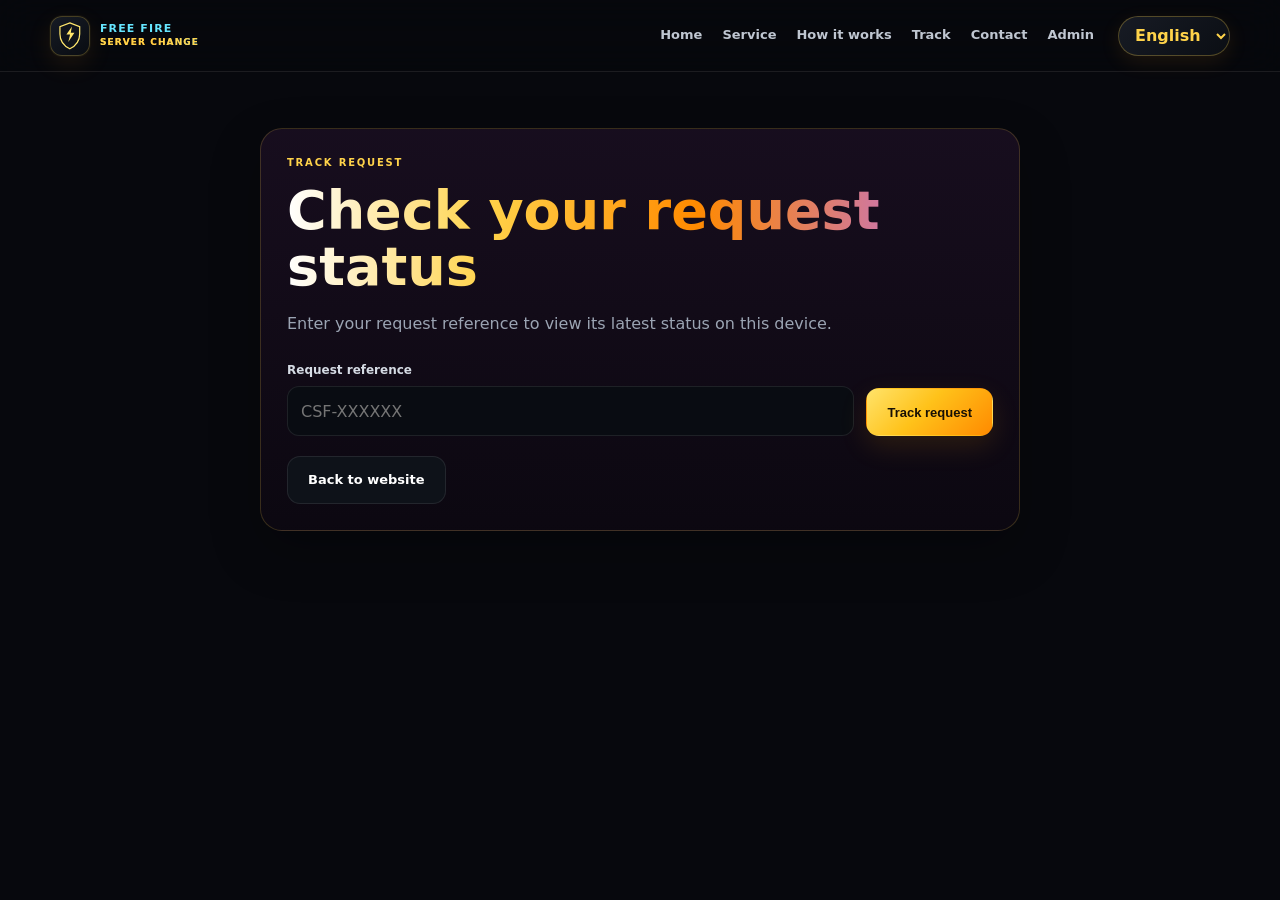
<file: track.html>
<!doctype html>
<html lang="en" dir="ltr">
<head>
<meta charset="utf-8"><meta name="theme-color" content="#07080c">
  <meta name="color-scheme" content="dark">
  <meta name="viewport" content="width=device-width,initial-scale=1">
<meta name="description" content="Track a Changer Server Free Fire request reference.">
<title>Track Request — Changer Server Free Fire</title>
<link rel="stylesheet" href="style-v4.css"><link rel="icon" type="image/jpeg" href="site-logo.jpg">
<style>
.track-page{width:min(calc(100% - 24px),760px);margin:auto;padding:56px 0 90px}.track-card-page{padding:26px;background:linear-gradient(180deg,rgba(24,14,31,.97),rgba(12,8,17,.98));border:1px solid var(--line);border-radius:22px;box-shadow:0 20px 50px rgba(0,0,0,.25)}.track-card-page h1{font-size:clamp(32px,7vw,54px);line-height:1.05;margin:8px 0 12px}.track-card-page p{color:var(--muted)}.track-form{display:grid;grid-template-columns:1fr auto;gap:12px;align-items:end;margin-top:24px}.result{display:none;margin-top:18px}.result.show{display:grid;grid-template-columns:repeat(2,1fr);gap:10px}.result>div{padding:14px;border:1px solid rgba(255,255,255,.08);border-radius:13px;background:#0b0710}.result small{display:block;color:#8f8596;margin-bottom:5px}.result strong{display:block;overflow-wrap:anywhere}.not-found{padding:15px;border:1px solid rgba(255,100,100,.2);border-radius:12px;color:#ffb5b5;background:rgba(255,70,70,.06)}@media(max-width:600px){.track-page{padding:30px 0 60px}.track-card-page{padding:18px}.track-form,.result.show{grid-template-columns:1fr}.track-form .btn{width:100%}}
</style>
</head>
<body>
<header class="header"><a class="brand" href="index.html"><span class="brand-mark"><svg class="brand-svg" viewBox="0 0 48 48" aria-hidden="true"><defs><linearGradient id="lg" x1="8" y1="4" x2="40" y2="44"><stop stop-color="#FFE66B"/><stop offset=".5" stop-color="#FFC21A"/><stop offset="1" stop-color="#FF8A00"/></linearGradient></defs><path d="M24 3 40 9v12c0 10.5-6.4 19.3-16 24C14.4 40.3 8 31.5 8 21V9l16-6Z" fill="#10141B" stroke="url(#lg)" stroke-width="2"/><path d="m27.5 9-9 13h6l-3 12 10-15h-6l2-10Z" fill="url(#lg)"/></svg></span><span class="brand-copy">FREE FIRE <b>SERVER CHANGE</b></span></a><nav id="nav"><a href="index.html#home" data-i18n="home">Home</a><a href="index.html#service" data-i18n="service">Service</a><a href="index.html#how" data-i18n="how">How it works</a><a href="index.html#track" data-i18n="trackNav">Track</a><a href="index.html#contact" data-i18n="contact">Contact</a><a class="admin-link" href="admin.html" data-i18n="admin">Admin</a></nav><select id="language" aria-label="Language"><option value="en">English (Official)</option><option value="fr">Français</option><option value="pt">Português</option><option value="es">Español</option></select><button class="menu" id="menu" aria-label="Open menu">☰</button></header>
<main class="track-page"><section class="track-card-page"><div class="eyebrow" data-i18n="trackEyebrow">TRACK REQUEST</div><h1 data-i18n="trackTitle">Check your request status</h1><p data-i18n="trackText">Enter your request reference to view its latest status on this device.</p><div class="track-form"><label><span data-i18n="referenceLabel">Request reference</span><input id="ref" placeholder="CSF-XXXXXX" autocomplete="off"></label><button id="btn" class="btn primary" type="button" data-i18n="trackButton">Track request</button></div><div id="result" class="result" aria-live="polite"></div><div class="actions" style="margin-top:20px"><a class="btn ghost" href="index.html" data-i18n="backHome">Back to website</a></div></section></main>
<script>
const X={en:{home:'Home',service:'Service',how:'How it works',trackNav:'Track',contact:'Contact',admin:'Admin',trackEyebrow:'TRACK REQUEST',trackTitle:'Check your request status',trackText:'Enter your request reference to view its latest status on this device.',referenceLabel:'Request reference',trackButton:'Track request',backHome:'Back to website',notFound:'No request found with this reference.',statusLabel:'Status',createdLabel:'Created',current:'Current region',destination:'Destination region',player:'Player ID',paymentLabel:'Payment'},fr:{home:'Accueil',service:'Service',how:'Fonctionnement',trackNav:'Suivre',contact:'Contact',admin:'Admin',trackEyebrow:'SUIVRE LA DEMANDE',trackTitle:'Vérifiez le statut de votre demande',trackText:'Entrez votre référence pour voir le dernier statut sur cet appareil.',referenceLabel:'Référence de la demande',trackButton:'Suivre la demande',backHome:'Retour au site',notFound:'Aucune demande trouvée avec cette référence.',statusLabel:'Statut',createdLabel:'Créée le',current:'Région actuelle',destination:'Région de destination',player:'ID joueur',paymentLabel:'Paiement'} ,pt:{home:'Início',service:'Serviço',how:'Como funciona',trackNav:'Acompanhar',contact:'Contato',admin:'Admin',trackEyebrow:'ACOMPANHAR SOLICITAÇÃO',trackTitle:'Verifique o status da solicitação',trackText:'Digite a referência para ver o status mais recente neste dispositivo.',referenceLabel:'Referência da solicitação',trackButton:'Acompanhar solicitação',backHome:'Voltar ao site',notFound:'Nenhuma solicitação encontrada com esta referência.',statusLabel:'Status',createdLabel:'Criada em',current:'Região atual',destination:'Região de destino',player:'ID do jogador',paymentLabel:'Pagamento'},es:{home:'Inicio',service:'Servicio',how:'Cómo funciona',trackNav:'Seguimiento',contact:'Contacto',admin:'Admin',trackEyebrow:'SEGUIMIENTO',trackTitle:'Consulta el estado de tu solicitud',trackText:'Introduce la referencia para ver el último estado guardado en este dispositivo.',referenceLabel:'Referencia de solicitud',trackButton:'Seguir solicitud',backHome:'Volver al sitio',notFound:'No se encontró ninguna solicitud con esta referencia.',statusLabel:'Estado',createdLabel:'Creada',current:'Región actual',destination:'Región de destino',player:'ID del jugador',paymentLabel:'Pago'}};
function langApply(l){const t=X[l]||X.en;document.documentElement.lang=l;document.documentElement.dir=l==='ar'?'rtl':'ltr';document.querySelectorAll('[data-i18n]').forEach(e=>{if(t[e.dataset.i18n])e.textContent=t[e.dataset.i18n]});localStorage.setItem('siteLang',l)}
const sel=document.getElementById('language');sel.value=localStorage.getItem('siteLang')||'en';sel.addEventListener('change',e=>langApply(e.target.value));langApply(sel.value);document.getElementById('menu').addEventListener('click',()=>document.querySelector('.header').classList.toggle('open'));
function esc(v){return String(v??'').replace(/[&<>"']/g,c=>({'&':'&amp;','<':'&lt;','>':'&gt;','"':'&quot;',"'":'&#39;'}[c]))}function show(){const l=localStorage.getItem('siteLang')||'en',t=X[l]||X.en,k=document.getElementById('ref').value.trim().toUpperCase(),list=JSON.parse(localStorage.getItem('requests')||'[]'),r=list.find(x=>String(x.ref||'').toUpperCase()===k),out=document.getElementById('result');if(!r){out.className='result show';out.innerHTML='<div class="not-found" style="grid-column:1/-1">'+t.notFound+'</div>';return}let d='';try{d=new Date(r.created).toLocaleString(l,{dateStyle:'medium',timeStyle:'short'})}catch{d=r.created||''}out.className='result show';out.innerHTML='<div><small>'+t.statusLabel+'</small><strong>'+esc(r.status||'Received')+'</strong></div><div><small>'+t.createdLabel+'</small><strong>'+esc(d)+'</strong></div><div><small>'+t.current+'</small><strong>'+esc(r.current)+'</strong></div><div><small>'+t.destination+'</small><strong>'+esc(r.destination)+'</strong></div><div><small>'+t.player+'</small><strong>'+esc(r.player)+'</strong></div><div><small>'+t.paymentLabel+'</small><strong>'+esc(r.paymentMethod||'—')+'</strong></div>'}document.getElementById('btn').addEventListener('click',show);document.getElementById('ref').addEventListener('keydown',e=>{if(e.key==='Enter'){e.preventDefault();show()}});const q=new URLSearchParams(location.search).get('ref');if(q){document.getElementById('ref').value=q;show()}
</script>
</body></html>
</file>
<file: style-v4.css>
:root{--bg:#07080d;--panel:#0d1017;--panel2:#11151e;--text:#f7f8fb;--muted:#9ba4b3;--gold:#ffc21a;--gold2:#ff8a00;--line:rgba(255,194,26,.16);--white-line:rgba(255,255,255,.09);--max:1180px;--r:20px}
*{box-sizing:border-box}html{scroll-behavior:smooth}body{margin:0;background:var(--bg);color:var(--text);font-family:Inter,ui-sans-serif,system-ui,-apple-system,BlinkMacSystemFont,"Segoe UI",sans-serif;line-height:1.55;overflow-x:hidden}a{color:inherit}.ambient{position:fixed;z-index:-2;pointer-events:none;filter:blur(70px);opacity:.22;border-radius:50%}.ambient-a{width:420px;height:420px;background:#ffb000;top:-160px;left:-160px}.ambient-b{width:420px;height:420px;background:#6e21c8;right:-180px;top:480px}.wrap{width:min(calc(100% - 32px),var(--max));margin-inline:auto}
.header{position:sticky;top:0;z-index:50;min-height:72px;display:flex;align-items:center;gap:24px;padding:10px max(16px,calc((100% - var(--max))/2));background:rgba(7,8,13,.84);border-bottom:1px solid var(--white-line);backdrop-filter:blur(18px)}.brand{display:flex;align-items:center;gap:10px;text-decoration:none;white-space:nowrap}.brand-mark{width:40px;height:40px;border-radius:12px;overflow:hidden;border:1px solid var(--line);box-shadow:0 0 25px rgba(255,194,26,.14);flex:none}.brand-mark img{width:100%;height:100%;object-fit:cover}.brand-copy{font-size:11px;font-weight:900;letter-spacing:.08em;line-height:1.1}.brand-copy b{display:block;color:var(--gold);font-size:9px;margin-top:3px}nav{display:flex;align-items:center;gap:20px;margin-left:auto}nav a{text-decoration:none;color:#bfc6d1;font-size:13px;font-weight:700;transition:.2s}nav a:hover{color:#fff}.header-tools{display:flex;align-items:center;gap:10px;order:3}.header-tools #language{order:1}.header-tools .menu{order:2}.header select{height:40px;width:112px;border:1px solid rgba(255,211,74,.28);border-radius:999px;background:linear-gradient(135deg,#171b24,#0b0e14);color:#ffd34a;padding:0 12px;font-weight:800;box-shadow:0 6px 20px rgba(255,157,26,.10);cursor:pointer;outline:none}.header select:hover{border-color:rgba(255,211,74,.55);box-shadow:0 8px 24px rgba(255,157,26,.16)}.header select:focus{border-color:#ffd34a;box-shadow:0 0 0 3px rgba(255,211,74,.10)}.menu{display:none;width:40px;height:40px;border:1px solid var(--line);border-radius:11px;background:#10141c;color:#fff;font-size:20px}
.banner-wrap{width:min(100%,var(--max));margin:auto;padding:10px 0 0}.site-banner{display:block;width:100%;height:220px;object-fit:contain;object-position:center;border-radius:18px;background:#090c12;border:1px solid var(--line);box-shadow:0 22px 55px #0007}
.hero{display:grid;grid-template-columns:minmax(0,1.45fr) minmax(310px,.55fr);gap:32px;padding-top:76px;padding-bottom:52px}.eyebrow{display:flex;align-items:center;gap:8px;color:var(--gold);font-size:10px;font-weight:900;letter-spacing:.18em;text-transform:uppercase;margin-bottom:12px}.pulse{width:7px;height:7px;border-radius:50%;background:#5bf28b;box-shadow:0 0 15px #5bf28b}.hero h1{max-width:780px;font-size:clamp(38px,5.7vw,70px);line-height:1.02;letter-spacing:-.045em;margin:0 0 20px}.hero h1 em{font-style:normal;color:var(--gold)}.hero p{max-width:680px;color:var(--muted);font-size:17px;margin:0}.actions{display:flex;gap:11px;flex-wrap:wrap;margin-top:28px}.btn{min-height:48px;padding:0 20px;border-radius:13px;border:1px solid transparent;display:inline-flex;align-items:center;justify-content:center;gap:10px;text-decoration:none;font-size:13px;font-weight:900;cursor:pointer;transition:transform .18s,box-shadow .18s,border-color .18s}.btn:hover{transform:translateY(-2px)}.btn.primary{background:linear-gradient(135deg,var(--gold),var(--gold2));color:#171005;box-shadow:0 12px 30px rgba(255,170,0,.16)}.btn.ghost{background:#0e1219;border-color:var(--white-line);color:#fff}.full{width:100%}.hero-note{display:flex;align-items:center;gap:8px;margin-top:18px;color:#8f98a7;font-size:12px}.hero-note span:first-child{color:var(--gold)}.hero-panel{padding:24px;border-radius:24px;background:linear-gradient(150deg,#141922,#0b0e14);border:1px solid var(--line);box-shadow:0 25px 60px #0005;align-self:start}.panel-top{display:flex;justify-content:space-between;gap:12px;color:#8f98a7;font-size:12px}.status-pill{color:#67ef9a;font-size:10px;display:flex;align-items:center;gap:6px}.status-pill i{width:7px;height:7px;border-radius:50%;background:#67ef9a;box-shadow:0 0 12px #67ef9a}.panel-number{font-size:72px;line-height:1;font-weight:950;color:rgba(255,194,26,.12);margin-top:30px}.hero-panel h3{font-size:24px;margin:4px 0 7px}.hero-panel p{color:var(--muted);font-size:13px;margin:0}.mini-progress{height:5px;background:#252a34;border-radius:99px;margin:26px 0 10px;overflow:hidden}.mini-progress span{display:block;width:66%;height:100%;background:linear-gradient(90deg,var(--gold),var(--gold2));border-radius:99px}.mini-labels{display:flex;justify-content:space-between;color:#7f8896;font-size:10px}.mini-labels small{font-size:10px;color:#aab2be}
.stats{display:grid;grid-template-columns:repeat(4,1fr);gap:12px;padding-bottom:25px}.stat{padding:18px 20px;border:1px solid var(--white-line);background:rgba(15,18,25,.72);border-radius:16px}.stat strong{display:block;font-size:25px}.stat span{display:block;color:#8992a0;font-size:11px;margin-top:3px}
.section{padding:70px 0}.section-head{display:flex;justify-content:space-between;align-items:end;gap:30px;margin-bottom:22px}.section-head h2,.contact h2,.track-cta h2{font-size:clamp(30px,4vw,48px);line-height:1.05;letter-spacing:-.035em;margin:0}.section-head>p{max-width:470px;color:var(--muted);margin:0;font-size:13px}.request-shell{padding:20px;border:1px solid var(--line);border-radius:24px;background:linear-gradient(160deg,rgba(18,22,30,.96),rgba(9,11,16,.96));box-shadow:0 25px 70px #0005}.stepper{display:grid;grid-template-columns:repeat(3,1fr);gap:8px;margin-bottom:18px}.stepper span{display:flex;align-items:center;gap:9px;padding:10px 12px;border-radius:12px;background:#0a0d12;color:#697382;border:1px solid transparent}.stepper span.active{color:#fff;border-color:var(--line)}.stepper b{display:grid;place-items:center;width:27px;height:27px;border-radius:50%;background:#1b2029;font-size:10px}.stepper .active b{background:var(--gold);color:#140d00}.stepper i{font-style:normal;font-size:11px;font-weight:800}.request-card{padding:4px}.grid{display:grid;grid-template-columns:repeat(2,minmax(0,1fr));gap:15px}label>span{display:block;color:#d5dbe4;font-size:12px;font-weight:800;margin-bottom:7px}input,select{width:100%;height:50px;border:1px solid var(--white-line);border-radius:12px;background:#090c12;color:#fff;padding:0 13px;font:inherit;outline:none}input:focus,select:focus{border-color:rgba(255,194,26,.65);box-shadow:0 0 0 3px rgba(255,194,26,.08)}.check{display:flex;align-items:flex-start;gap:10px;margin:18px 0;color:#9aa3b1;font-size:12px}.check input{width:18px;height:18px;flex:none;margin:0;accent-color:var(--gold)}.message{min-height:20px;color:#ff9d9d;font-size:12px;margin:10px 0 0}.privacy-note{color:#687180;font-size:10px;margin:13px 0 0;text-align:center}.review-panel{margin-top:18px;padding:20px;border:1px solid var(--line);border-radius:18px;background:#0b0f15}.review-head{display:flex;justify-content:space-between;align-items:center;gap:15px}.review-head h3{margin:0;font-size:22px}.review-step{display:grid;place-items:center;width:38px;height:38px;border-radius:12px;background:rgba(255,194,26,.1);color:var(--gold);font-weight:900}.review-grid{display:grid;grid-template-columns:repeat(2,1fr);gap:10px;margin:18px 0}.review-grid>div{padding:13px;border-radius:12px;background:#090c12;border:1px solid var(--white-line)}.review-grid small{display:block;color:#737d8b;font-size:10px}.review-grid strong{display:block;margin-top:4px;overflow-wrap:anywhere;font-size:13px}.review-actions{display:flex;justify-content:flex-end;gap:10px}
.steps{display:grid;grid-template-columns:repeat(3,1fr);gap:12px}.steps article{padding:24px;border:1px solid var(--white-line);border-radius:18px;background:rgba(14,17,23,.8)}.step-icon{display:grid;place-items:center;width:40px;height:40px;border-radius:12px;background:var(--gold);color:#130d00;font-weight:950;font-size:11px}.steps h3{margin:20px 0 7px}.steps p{color:var(--muted);font-size:13px;margin:0}.trust-strip{display:grid;grid-template-columns:repeat(3,1fr);gap:12px}.trust-strip>div{display:flex;gap:12px;align-items:center;padding:18px;border-radius:16px;border:1px solid var(--white-line);background:#0c1016}.trust-icon{display:grid;place-items:center;width:38px;height:38px;border-radius:11px;background:rgba(255,194,26,.1);color:var(--gold);font-weight:900}.trust-strip strong,.trust-strip small{display:block}.trust-strip strong{font-size:12px}.trust-strip small{color:#7e8794;font-size:10px;margin-top:2px}
.faq{display:grid;gap:9px}.faq details{border:1px solid var(--white-line);border-radius:15px;background:#0c1016;padding:0 16px}.faq summary{cursor:pointer;padding:17px 2px;font-size:13px;font-weight:800;list-style:none}.faq summary::-webkit-details-marker{display:none}.faq summary:after{content:"+";float:right;color:var(--gold);font-size:18px}.faq details[open] summary:after{content:"−"}.faq p{color:var(--muted);font-size:12px;margin:0 2px 18px;max-width:800px}.track-cta{display:flex;align-items:center;justify-content:space-between;gap:25px;padding:28px;border-radius:22px;background:linear-gradient(110deg,#151b25,#0b0f15);border:1px solid var(--line)}.track-cta p{color:var(--muted);font-size:13px;margin:10px 0 0}.contact{display:flex;align-items:center;justify-content:space-between;gap:25px;padding:28px;border:1px solid var(--line);border-radius:22px;background:linear-gradient(120deg,rgba(255,194,26,.07),rgba(14,17,23,.8))}.contact p{color:var(--muted);font-size:13px;margin:10px 0 0}.contact a:not(.btn){color:var(--gold);font-weight:800;text-decoration:none}footer{width:min(calc(100% - 32px),var(--max));margin:auto;padding:25px 0 45px;border-top:1px solid var(--white-line);display:flex;justify-content:space-between;gap:15px;color:#626b79;font-size:10px}
@media(max-width:900px){nav{display:none;position:absolute;top:72px;left:10px;right:10px;margin:0;padding:8px;background:#0b0e14;border:1px solid var(--line);border-radius:16px;box-shadow:0 20px 50px #0009}nav.open{display:grid}nav a{padding:12px;border-bottom:1px solid #fff1}.menu{display:block}.hero{grid-template-columns:1fr;padding-top:55px}.hero-panel{max-width:600px}.stats{grid-template-columns:repeat(2,1fr)}.steps{grid-template-columns:1fr}.trust-strip{grid-template-columns:1fr}.track-cta,.contact{align-items:flex-start;flex-direction:column}.track-cta .btn,.contact .btn{width:100%}}
@media(max-width:600px){.wrap{width:calc(100% - 24px)}.header{position:sticky;top:0;min-height:62px;padding:9px 12px;gap:8px}.header-tools{margin-left:auto;display:flex;align-items:center;gap:12px;flex:none}.header-tools .menu,.header-tools #language{position:relative;display:grid;place-items:center;flex:none;width:40px;height:40px;margin:0}.header select{width:40px;height:40px;font-size:0;padding:0;text-align:center;background:#11151d url("data:image/svg+xml,%3Csvg xmlns='http://www.w3.org/2000/svg' viewBox='0 0 24 24' fill='none' stroke='%23ffd34a' stroke-width='1.8'%3E%3Ccircle cx='12' cy='12' r='9'/%3E%3Cpath d='M3 12h18M12 3a14 14 0 0 1 0 18M12 3a14 14 0 0 0 0 18'/%3E%3C/svg%3E") center/20px no-repeat}.menu{width:40px;height:40px}.banner-wrap{padding-top:7px}.site-banner{height:125px;border-radius:0;border-left:0;border-right:0}.hero{padding-top:38px;padding-bottom:35px}.hero h1{font-size:34px}.hero p{font-size:14px}.actions{display:grid;grid-template-columns:1fr}.actions .btn{width:100%}.stats{grid-template-columns:1fr 1fr;gap:8px}.stat{padding:14px}.stat strong{font-size:22px}.section{padding:45px 0}.section-head{display:block}.section-head>p{margin-top:10px}.request-shell{padding:12px;border-radius:18px}.stepper span{justify-content:center;padding:8px 5px}.stepper i{display:none}.grid,.review-grid{grid-template-columns:1fr}.request-card{padding:3px}.review-actions{display:grid;grid-template-columns:1fr}.review-actions .btn{width:100%}.trust-strip{gap:8px}.faq details{padding:0 13px}footer{width:calc(100% - 24px);display:grid}.hero-panel{padding:19px}}
[dir=rtl]{text-align:right}[dir=rtl] .header{direction:rtl}[dir=rtl] nav{margin-left:0;margin-right:auto}[dir=rtl] .check{flex-direction:row-reverse}[dir=rtl] .hero-note{flex-direction:row-reverse}[dir=rtl] .stepper span{direction:rtl}
/* Brand system v5 */
:root{--gold:#ffd34a;--gold2:#ff9d1a;--gold-soft:rgba(255,211,74,.10);--line:rgba(255,211,74,.18);--white-line:rgba(255,255,255,.085)}
.brand-mark{display:grid;place-items:center;background:linear-gradient(145deg,#161b24,#090c12);border-color:rgba(255,211,74,.24)!important;box-shadow:0 0 0 1px rgba(255,211,74,.04),0 8px 24px rgba(255,157,26,.10)!important}.brand-svg{width:78%;height:78%;display:block}.brand-copy{letter-spacing:.1em}.brand-copy b{letter-spacing:.12em}
.btn.primary{background:linear-gradient(135deg,#ffe36a 0%,#ffc21a 45%,#ff8a00 100%);box-shadow:0 10px 28px rgba(255,166,0,.13)}
.step-icon{display:grid;place-items:center;width:44px;height:44px;border-radius:13px;background:linear-gradient(145deg,rgba(255,211,74,.16),rgba(255,138,0,.08));border:1px solid rgba(255,211,74,.2);color:var(--gold)}.step-icon svg,.trust-icon svg{width:21px;height:21px;fill:none;stroke:currentColor;stroke-width:1.8;stroke-linecap:round;stroke-linejoin:round}.trust-icon{display:grid;place-items:center;flex:none}
.faq details:hover,.steps article:hover,.trust-strip>div:hover,.stat:hover{border-color:rgba(255,211,74,.18);transform:translateY(-1px)}.faq details,.steps article,.trust-strip>div,.stat{transition:.2s}

/* Recent activity notification */
#recentActivityToast{position:fixed;left:18px;bottom:20px;z-index:1000;min-width:290px;max-width:calc(100vw - 36px);padding:11px 15px 11px 12px;border:1px solid rgba(255,211,74,.24);border-radius:18px;background:linear-gradient(135deg,rgba(16,19,27,.98),rgba(9,11,16,.97));box-shadow:0 18px 45px rgba(0,0,0,.5),0 0 28px rgba(255,174,0,.08);color:#fff;font-size:12px;font-weight:800;opacity:0;transform:translateX(-28px) scale(.96);pointer-events:none;transition:opacity .32s ease,transform .32s cubic-bezier(.2,.8,.2,1);text-align:left;backdrop-filter:blur(14px);display:flex;align-items:center;gap:11px}
#recentActivityToast::before{content:'✓';display:grid;place-items:center;flex:0 0 34px;width:34px;height:34px;border-radius:12px;background:rgba(255,211,74,.1);border:1px solid rgba(255,211,74,.28);color:#ffd34a;font-size:15px;font-weight:1000;box-shadow:0 0 18px rgba(255,211,74,.08)}
#recentActivityToast::after{content:'';position:absolute;left:14px;bottom:-5px;width:10px;height:10px;background:#0d1016;border-right:1px solid rgba(255,211,74,.24);border-bottom:1px solid rgba(255,211,74,.24);transform:rotate(45deg)}
#recentActivityToast.show{opacity:1;transform:translateX(0) scale(1)}
#recentActivityToast .activity-text{display:block;line-height:1.45;letter-spacing:.01em}
#recentActivityToast .activity-demo{display:block;color:#8f98a7;font-size:8px;letter-spacing:.14em;margin-bottom:3px;font-weight:800}
@media(max-width:600px){#recentActivityToast{left:12px;right:12px;bottom:12px;min-width:0;padding:10px 12px}.#recentActivityToast::before{flex-basis:30px;width:30px;height:30px}}


/* Gaming typography palette */
:root{--gaming-gold:#ffd34a;--gaming-orange:#ff8a00;--gaming-cyan:#66e6ff;--gaming-purple:#b36cff;--gaming-green:#67ef9a;--gaming-red:#ff5c7a;--text-soft:#c9d1dc}
.color-title,.section-title,h1,h2,h3{color:#fff}
h1,h2,h3,.color-title{background:linear-gradient(90deg,#fff 0%,var(--gaming-gold) 28%,var(--gaming-orange) 58%,var(--gaming-purple) 100%);-webkit-background-clip:text;background-clip:text;color:transparent}
h1 em,.hero h1 em{background:linear-gradient(90deg,var(--gaming-gold),var(--gaming-orange),var(--gaming-red),var(--gaming-purple));-webkit-background-clip:text;background-clip:text;color:transparent;font-style:normal}
strong,b,.price,.amount,.stat strong{background:linear-gradient(90deg,var(--gaming-gold),var(--gaming-orange),var(--gaming-cyan));-webkit-background-clip:text;background-clip:text;color:transparent}
a{color:var(--gaming-cyan)}
a:hover{color:var(--gaming-gold)}
.server-label{color:var(--gaming-cyan)!important}.server-arrow{color:var(--gaming-orange)!important}
.status-pill,.success,.ok{color:var(--gaming-green)}
.warning,.danger,.error{color:var(--gaming-red)}
.muted,.description,.subtitle,.helper,.small{color:var(--text-soft)}
.title-emoji{filter:saturate(1.2);-webkit-text-fill-color:initial}
@media(prefers-reduced-motion:no-preference){h1 em,.hero h1 em{background-size:220% 100%;animation:gamingGradient 5s ease infinite}.title-emoji{animation:titleEmojiFloat 2.8s ease-in-out infinite}}@keyframes gamingGradient{0%,100%{background-position:0% 50%}50%{background-position:100% 50%}}
</file>
<file: admin-v2.css>
*{box-sizing:border-box}body{margin:0;background:#07080c;color:#fff;font-family:Inter,system-ui,sans-serif;overflow-x:hidden}.login{min-height:100svh;display:grid;place-items:center;padding:18px;background:radial-gradient(circle at 50% 0,rgba(255,48,48,.10),transparent 40%)}.box{width:min(100%,420px);padding:24px;border:1px solid rgba(255,48,48,.22);border-radius:18px;background:#11141b;box-shadow:0 20px 60px #0008}.box h1{margin:18px 0 7px}.box p{color:#a8afbd}.box input,.box select{width:100%;height:48px;margin:7px 0;padding:0 12px;border-radius:10px;border:1px solid #ffffff1c;background:#07080c;color:#fff}.box button{width:100%;height:48px;margin-top:8px;border:0;border-radius:10px;background:#ff3030;color:#160607;font-weight:800}.box small{display:block;color:#ff9b9b;margin-top:10px}.dash{min-height:100svh}.hidden{display:none}.dash>header{position:sticky;top:0;z-index:5;padding:14px max(14px,calc((100% - 1100px)/2));display:flex;justify-content:space-between;align-items:center;gap:12px;background:#0b0d12;border-bottom:1px solid #ffffff12}.dash>header>div{display:flex;align-items:center;gap:12px;flex-wrap:wrap}.dash a,.dash button{color:#fff;background:#11141b;border:1px solid #ffffff1a;border-radius:9px;padding:10px 13px;text-decoration:none}.cards,.panel{width:min(calc(100% - 28px),1100px);margin:18px auto}.cards{display:grid;grid-template-columns:repeat(3,1fr);gap:12px}.cards>div{padding:18px;border:1px solid #ff303022;border-radius:14px;background:#11141b}.cards b,.cards span{display:block}.cards b{font-size:25px}.cards span{color:#a8afbd;font-size:12px;margin-top:4px}.panel{padding:18px;border:1px solid #ff303022;border-radius:14px;background:#11141b}.panel-head{display:flex;justify-content:space-between;align-items:center}.request{border-top:1px solid #ffffff12;padding:14px 0}.request strong{display:block}.request small{color:#a8afbd;display:block}.request-actions{display:flex;gap:8px;margin-top:8px}.request-actions button{cursor:pointer}@media(max-width:600px){.dash>header{align-items:flex-start}.cards{grid-template-columns:1fr}.panel{padding:14px}.panel-head{gap:10px}.request-actions{display:grid;grid-template-columns:1fr 1fr}.request-actions button{width:100%}}
[dir=rtl]{direction:rtl;text-align:right}

/* Unified brand system */
:root{--gold:#ffd34a;--gold2:#ff9d1a;--bg:#07080d;--panel:#10151d;--line:rgba(255,211,74,.18)}
body{background:radial-gradient(circle at 15% 0,rgba(255,193,26,.08),transparent 35%),#07080d}.box,.cards>div,.panel{background:linear-gradient(145deg,#11161e,#0b0e14);border-color:var(--line)}.box button{background:linear-gradient(135deg,#ffe36a,#ffc21a 50%,#ff8a00);color:#171005}.box select:focus,.box input:focus{outline:none;border-color:rgba(255,211,74,.6)}.admin-logo,.admin-brand{display:flex;align-items:center;gap:12px}.admin-logo h1{margin:0}.admin-sub{margin:2px 0 0!important;color:#ffd34a!important;font-size:9px!important;letter-spacing:.16em;font-weight:900}.admin-brand{font-size:12px;letter-spacing:.08em}.brand-mark{display:grid;place-items:center;width:40px;height:40px;border-radius:12px;background:#10141b;border:1px solid var(--line);box-shadow:0 8px 24px rgba(255,157,26,.1)}.brand-svg{width:78%;height:78%}.dash>header{background:rgba(8,10,14,.9);border-bottom-color:var(--line)}.cards>div b{color:#fff}.cards>div:first-child b{color:#ffd34a}.dash a,.dash button{transition:.18s}.dash a:hover,.dash button:hover{border-color:rgba(255,211,74,.35);transform:translateY(-1px)}
.proof-preview{margin:14px 0;padding:12px;border:1px solid var(--line);border-radius:14px;background:#090c11}.proof-preview b{display:block;margin-bottom:10px;color:#ffd34a}.proof-preview img{display:block;width:min(100%,280px);max-height:360px;object-fit:contain;border-radius:10px;border:1px solid #ffffff14;background:#fff}.proof-preview a{display:block;width:max-content}
</file>
